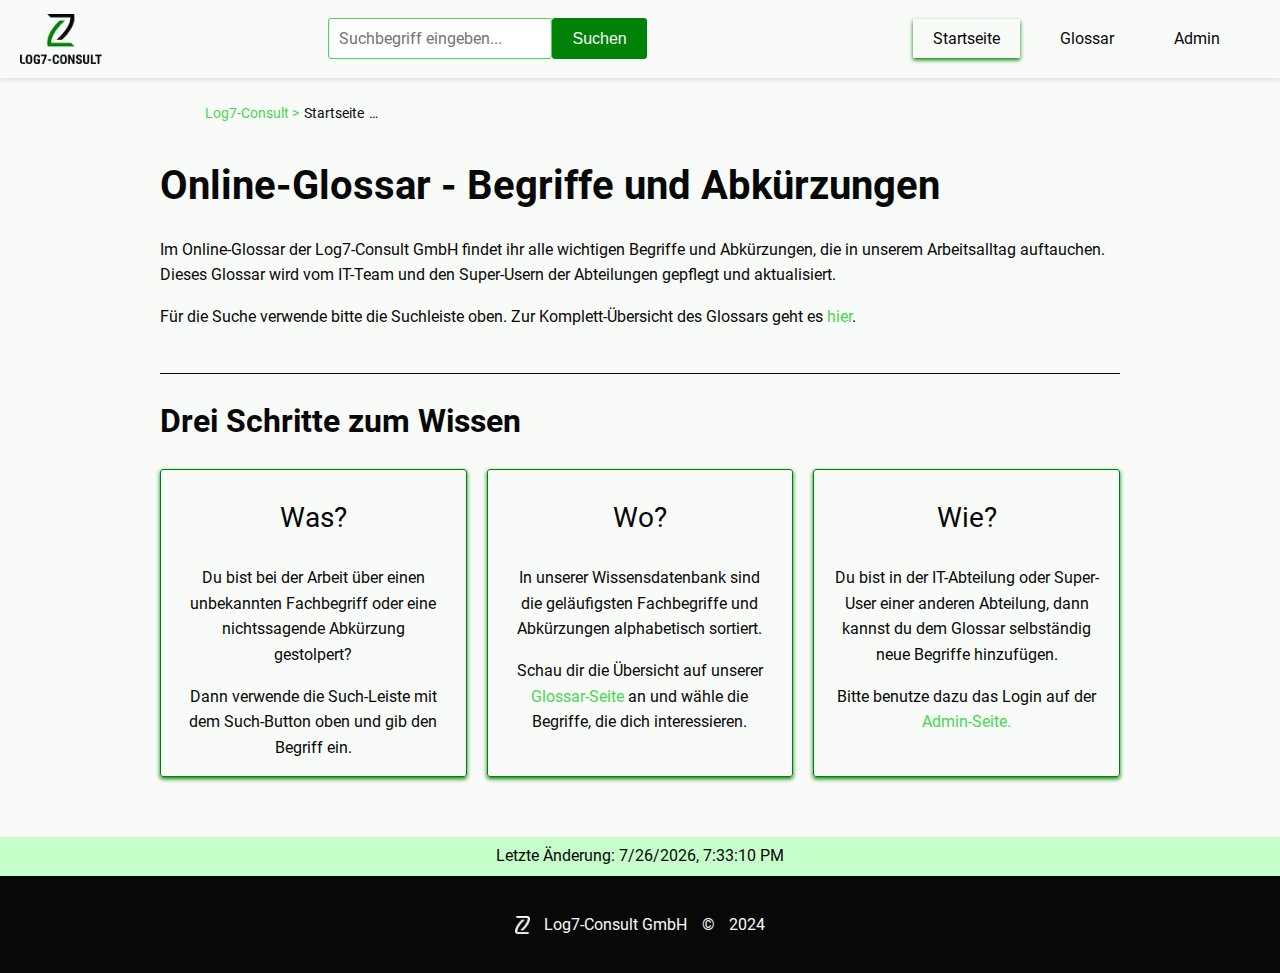
<file: index.html>
<!DOCTYPE html>
<html lang="de">

<head>
    <meta charset="UTF-8">
    <title>Glossar der Log7-Consult GmbH</title>
    <link rel="stylesheet" href="css/styles.css">
    <link rel="stylesheet" href="https://cdnjs.cloudflare.com/ajax/libs/font-awesome/6.0.0-beta3/css/all.min.css">
</head>

<body>
    <header>
        <a href="index.html"><img src="img/logo.webp" alt="Log7-Consult GmbH Logo" class="logo"></a>
        <div class="search-container">
            <input type="text" id="search-input" placeholder="Suchbegriff eingeben...">
            <div id="suggestions"></div>
            <button id="search-button">Suchen</button>
        </div>
        <nav class="main-nav">
            <ul>
                <li><a href="index.html" class="active">Startseite</a></li>
                <li><a href="glossar.html">Glossar</a></li>
                <li><a href="admin.html">Admin</a></li>
            </ul>
        </nav>
    </header>
    <main class="pdlr-20">
        <nav aria-label="breadcrumbs">
            <ol class="breadcrumbs">
                <li class="breadcrumbs-item"><a href="index.html">Log7-Consult &gt;</a></li>
                <li class="breadcrumbs-item active" aria-current="page">Startseite</li>
                <li class="breadcrumbs-item">&#8230;</li>
            </ol>
        </nav>
        <div class="content pdb-20">
            <h1>Online-Glossar - Begriffe und Abkürzungen</h1>
            <p> Im Online-Glossar der Log7-Consult GmbH findet ihr alle wichtigen Begriffe und Abkürzungen, die
                in unserem Arbeitsalltag auftauchen. Dieses Glossar wird vom IT-Team und den Super-Usern der Abteilungen
                gepflegt und aktualisiert.
            </p>
            <p>Für die Suche verwende bitte die Suchleiste oben. Zur Komplett-Übersicht des Glossars
                geht es <a href="glossar.html">hier</a>.</p>
        </div>
        <hr>
        <div class="content">
            <h2>Drei Schritte zum Wissen</h2>
        </div>
        <div class="grid-container">
            <div class="grid-item">
                <h3>Was?</h3>
                <p>Du bist bei der Arbeit über einen unbekannten Fachbegriff oder eine nichtssagende Abkürzung
                    gestolpert?</p>
                <p>Dann verwende die Such-Leiste mit dem Such-Button oben und gib den Begriff ein.
                </p>
            </div>
            <div class="grid-item">
                <h3>Wo?</h3>
                <p>In unserer Wissensdatenbank sind die geläufigsten Fachbegriffe und Abkürzungen alphabetisch sortiert.
                </p>
                <p>Schau dir die Übersicht auf unserer <a href="glossar.html">Glossar-Seite</a> an und wähle die
                    Begriffe, die dich interessieren.</p>
            </div>
            <div class="grid-item">
                <h3>Wie?</h3>
                <p>Du bist in der IT-Abteilung oder Super-User einer anderen Abteilung, dann kannst du dem Glossar
                    selbständig neue Begriffe hinzufügen.</p>
                <p>Bitte benutze dazu das Login auf der <a href="admin.html">Admin-Seite.</a>
                </p>
            </div>
        </div>
        <button id="scrollToTopBtn" title="Go to top"><i class="fas fa-arrow-up"></i></button>
    </main>
    <footer>
        <div class="footer-content">
            <a href="index.html"><img src="img/logo_o_w.webp" alt="Log7-Consult GmbH Logo" class="logo"></a>
            <p>Log7-Consult GmbH</p>
            <p>&copy;</p>
            <p>2024</p>
        </div>
    </footer>
    <script src="script.js"></script>
</body>

</html>
</file>
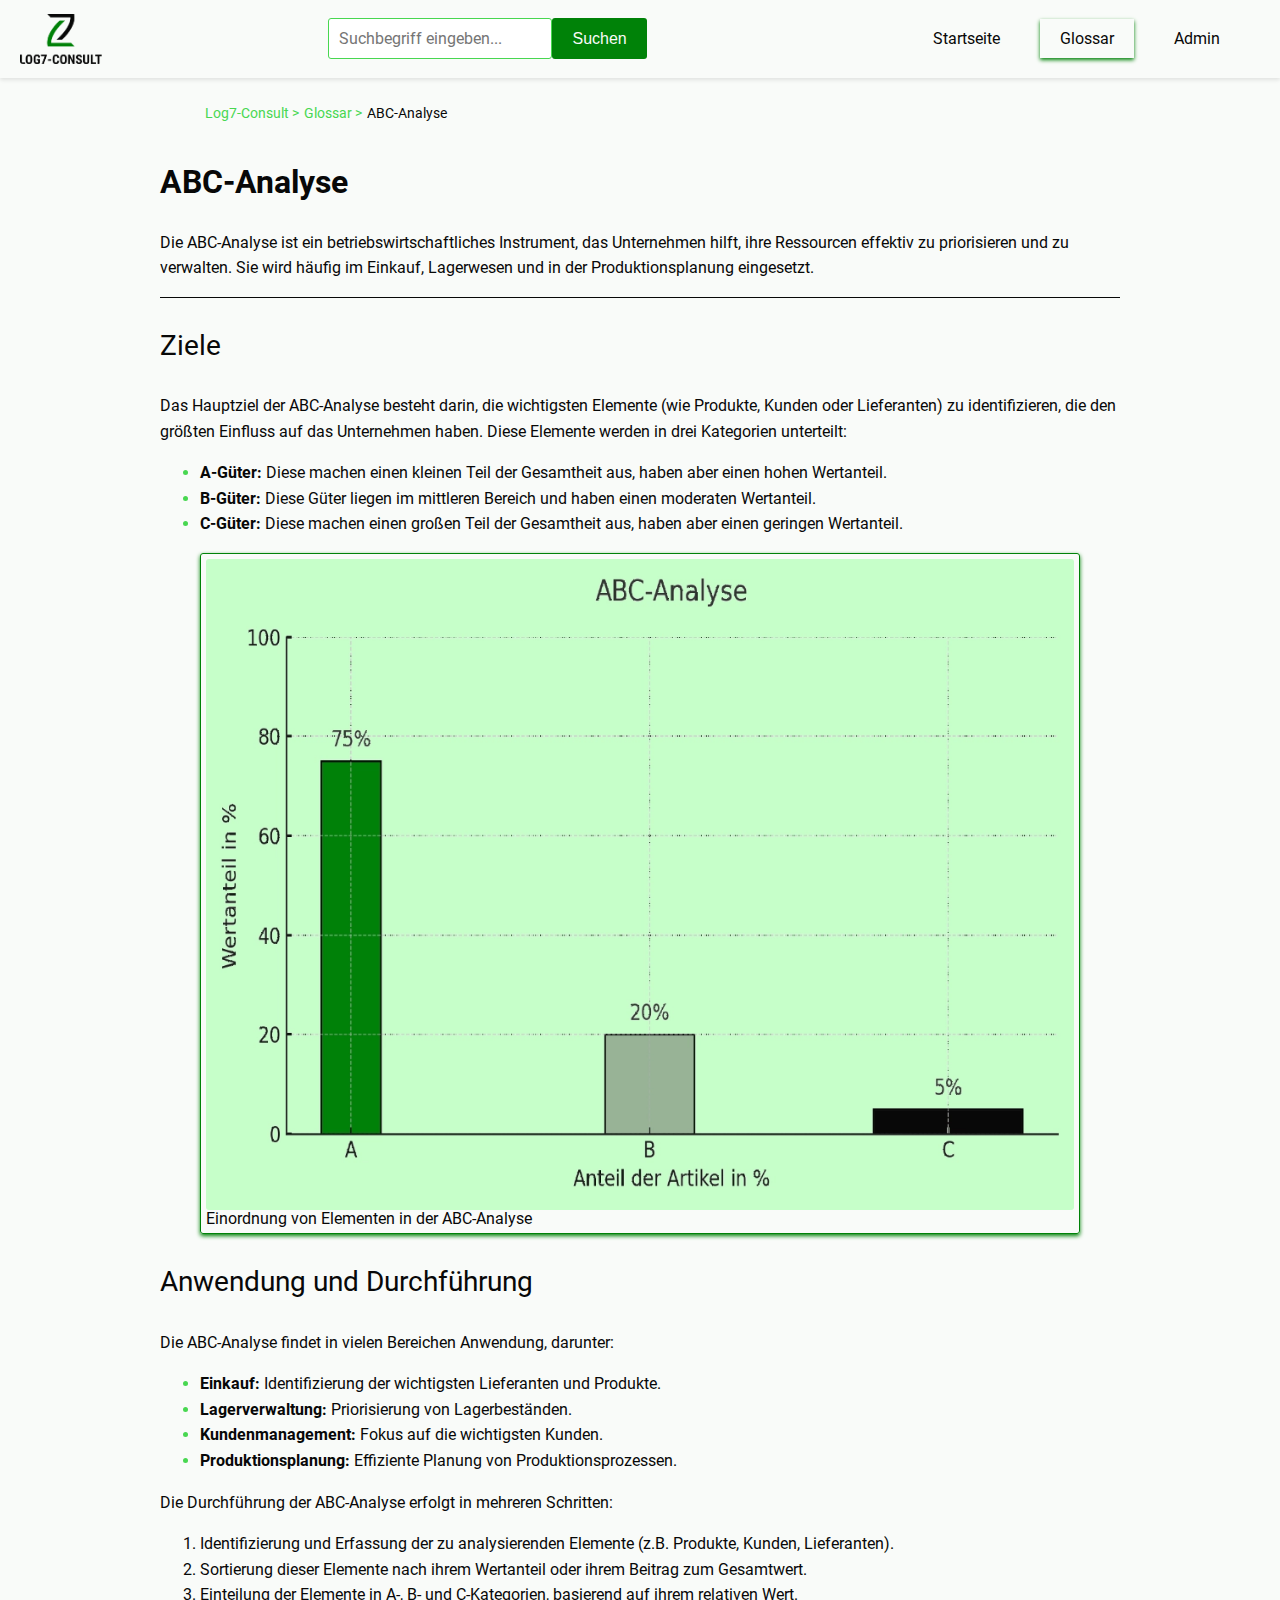
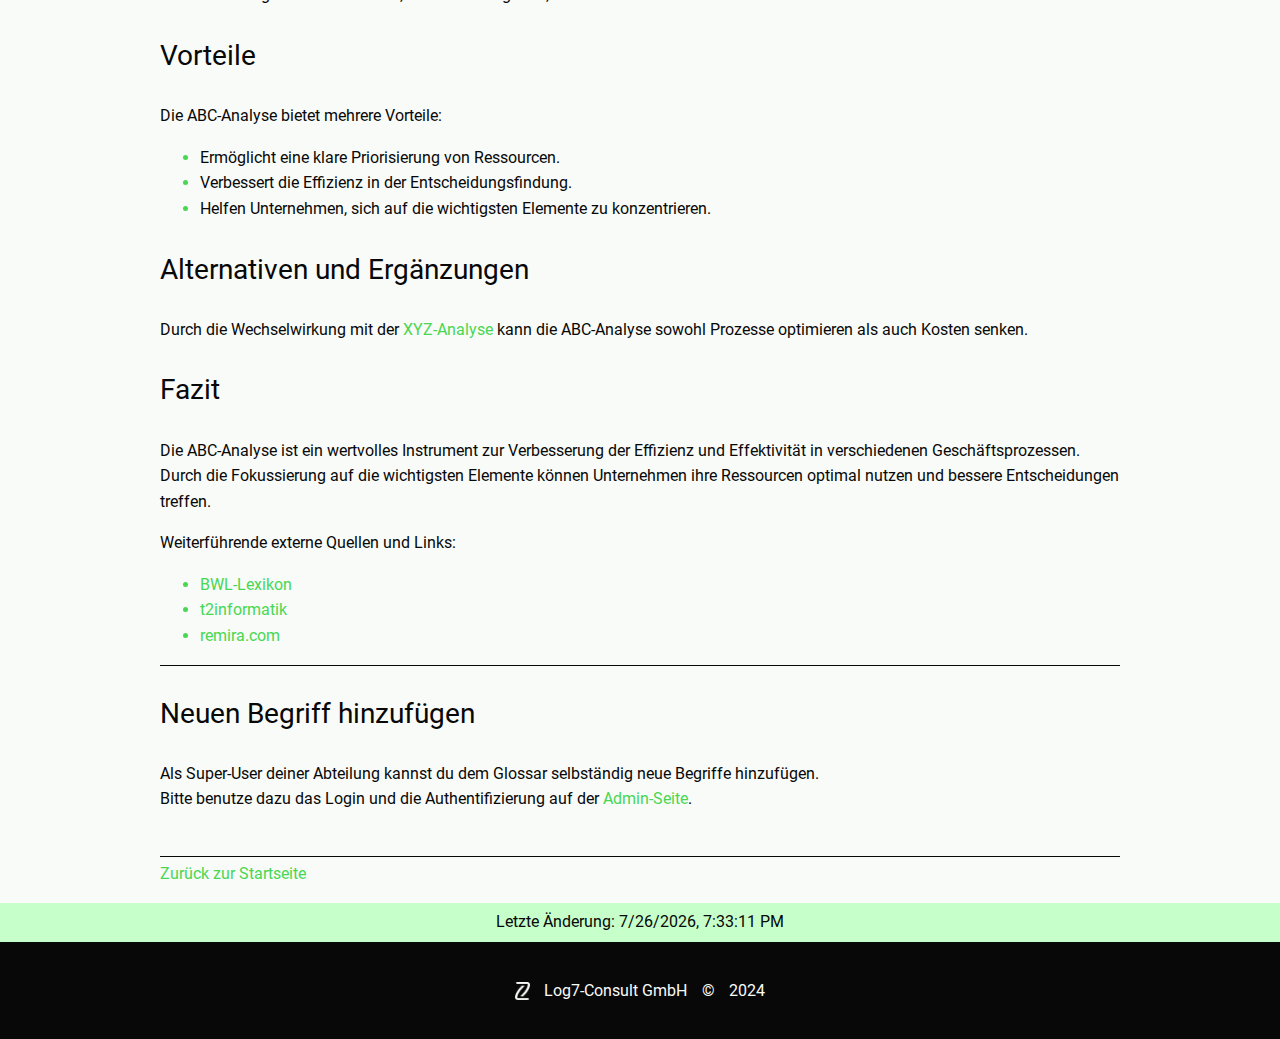
<file: abc.html>
<!DOCTYPE html>
<html lang="de">

<head>
    <meta charset="UTF-8">
    <title>Glossar der Log7-Consult GmbH</title>
    <link rel="stylesheet" href="css/styles.css">
    <link rel="stylesheet" href="https://cdnjs.cloudflare.com/ajax/libs/font-awesome/6.0.0-beta3/css/all.min.css">
</head>

<body>
    <header>
        <a href="index.html"><img src="img/logo.webp" alt="Log7-Consult GmbH Logo" class="logo"></a>
        <div class="search-container">
            <input type="text" id="search-input" placeholder="Suchbegriff eingeben...">
            <div id="suggestions"></div>
            <button id="search-button">Suchen</button>
        </div>
        <nav class="main-nav">
            <ul>
                <li><a href="index.html">Startseite</a></li>
                <li><a href="glossar.html" class="active">Glossar</a></li>
                <li><a href="admin.html">Admin</a></li>
            </ul>
        </nav>
    </header>
    <main class="pdlr-20">
        <nav aria-label="breadcrumbs">
            <ol class="breadcrumbs">
                <li class="breadcrumbs-item"><a href="index.html">Log7-Consult &gt;</a></li>
                <li class="breadcrumbs-item"><a href="glossar.html">Glossar &gt;</a></li>
                <li class="breadcrumbs-item active" aria-current="page">ABC-Analyse</li>
            </ol>
        </nav>
        <h2>ABC-Analyse</h2>
        <p>Die ABC-Analyse ist ein betriebswirtschaftliches Instrument, das Unternehmen hilft, ihre Ressourcen
            effektiv zu priorisieren und zu verwalten. Sie wird häufig im Einkauf, Lagerwesen und in der
            Produktionsplanung eingesetzt.</p>
        <hr>
        <h3>Ziele</h3>
        <p>Das Hauptziel der ABC-Analyse besteht darin, die wichtigsten Elemente (wie Produkte, Kunden oder
            Lieferanten) zu identifizieren, die den größten Einfluss auf das Unternehmen haben. Diese Elemente
            werden in drei Kategorien unterteilt:</p>
        <ul>
            <li><b>A-Güter:</b> Diese machen einen kleinen Teil der Gesamtheit aus, haben aber einen hohen
                Wertanteil.</li>
            <li><b>B-Güter:</b> Diese Güter liegen im mittleren Bereich und haben einen moderaten
                Wertanteil.</li>
            <li><b>C-Güter:</b> Diese machen einen großen Teil der Gesamtheit aus, haben aber einen
                geringen Wertanteil.</li>
        </ul>
        <figure>
            <img src="img/abc.webp" alt="Struktur der ABC-Analyse">
            <figcaption>Einordnung von Elementen in der ABC-Analyse</figcaption>
        </figure>

        <h3>Anwendung und Durchführung</h3>
        <p>Die ABC-Analyse findet in vielen Bereichen Anwendung, darunter:</p>
        <ul>
            <li><b>Einkauf:</b> Identifizierung der wichtigsten Lieferanten und Produkte.</li>
            <li><b>Lagerverwaltung:</b> Priorisierung von Lagerbeständen.</li>
            <li><b>Kundenmanagement:</b> Fokus auf die wichtigsten Kunden.</li>
            <li><b>Produktionsplanung:</b> Effiziente Planung von Produktionsprozessen.</li>
        </ul>
        <p>Die Durchführung der ABC-Analyse erfolgt in mehreren Schritten:</p>
        <ol>
            <li>Identifizierung und Erfassung der zu analysierenden Elemente (z.B. Produkte, Kunden, Lieferanten).
            </li>
            <li>Sortierung dieser Elemente nach ihrem Wertanteil oder ihrem Beitrag zum Gesamtwert.</li>
            <li>Einteilung der Elemente in A-, B- und C-Kategorien, basierend auf ihrem relativen Wert.</li>
        </ol>
        <h3>Vorteile</h3>
        <p>Die ABC-Analyse bietet mehrere Vorteile:</p>
        <ul>
            <li>Ermöglicht eine klare Priorisierung von Ressourcen.</li>
            <li>Verbessert die Effizienz in der Entscheidungsfindung.</li>
            <li>Helfen Unternehmen, sich auf die wichtigsten Elemente zu konzentrieren.</li>
        </ul>
        <h3>Alternativen und Ergänzungen</h3>
        <p>Durch die Wechselwirkung mit der <a href="xyz.html" target="_blank">XYZ-Analyse</a> kann die ABC-Analyse
            sowohl Prozesse
            optimieren als auch Kosten senken.
        </p>
        <h3>Fazit</h3>
        <p>Die ABC-Analyse ist ein wertvolles Instrument zur Verbesserung der Effizienz und Effektivität in
            verschiedenen Geschäftsprozessen. Durch die Fokussierung auf die wichtigsten Elemente können Unternehmen
            ihre Ressourcen optimal nutzen und bessere Entscheidungen treffen.</p>
        <p>Weiterführende externe Quellen und Links:</p>
        <ul>
            <li><a href="https://www.bwl-lexikon.de/wiki/abc-analyse/" target="_blank">BWL-Lexikon</a></li>
            <li><a href="https://t2informatik.de/wissen-kompakt/abc-analyse/" target="_blank">t2informatik</a></li>
            <li><a href="https://https://www.remira.com/de/glossar/abc-xyz-analyse/" target="_blank">remira.com</a></li>
        </ul>
        </div>
        <hr>
        <div class="content pdb-20">
            <h3>Neuen Begriff hinzufügen</h3>
            <p>Als Super-User deiner Abteilung kannst du dem Glossar selbständig neue Begriffe hinzufügen. <br>
                Bitte benutze dazu das Login und die Authentifizierung auf der <a href="admin.html"
                    target="_blank">Admin-Seite</a>.
            </p>
        </div>
        <hr>
        <a href="#" class="back-to-home" onclick="goToHome()">Zurück zur Startseite</a>
        <button id="scrollToTopBtn" title="Go to top"><i class="fas fa-arrow-up"></i></button>
    </main>
    <footer>
        <div class="footer-content">
            <a href="index.html"><img src="img/logo_o_w.webp" alt="Log7-Consult GmbH Logo" class="logo"></a>
            <p>Log7-Consult GmbH</p>
            <p>&copy;</p>
            <p>2024</p>
        </div>
    </footer>
    <script src="script.js"></script>
</body>

</html>
</file>
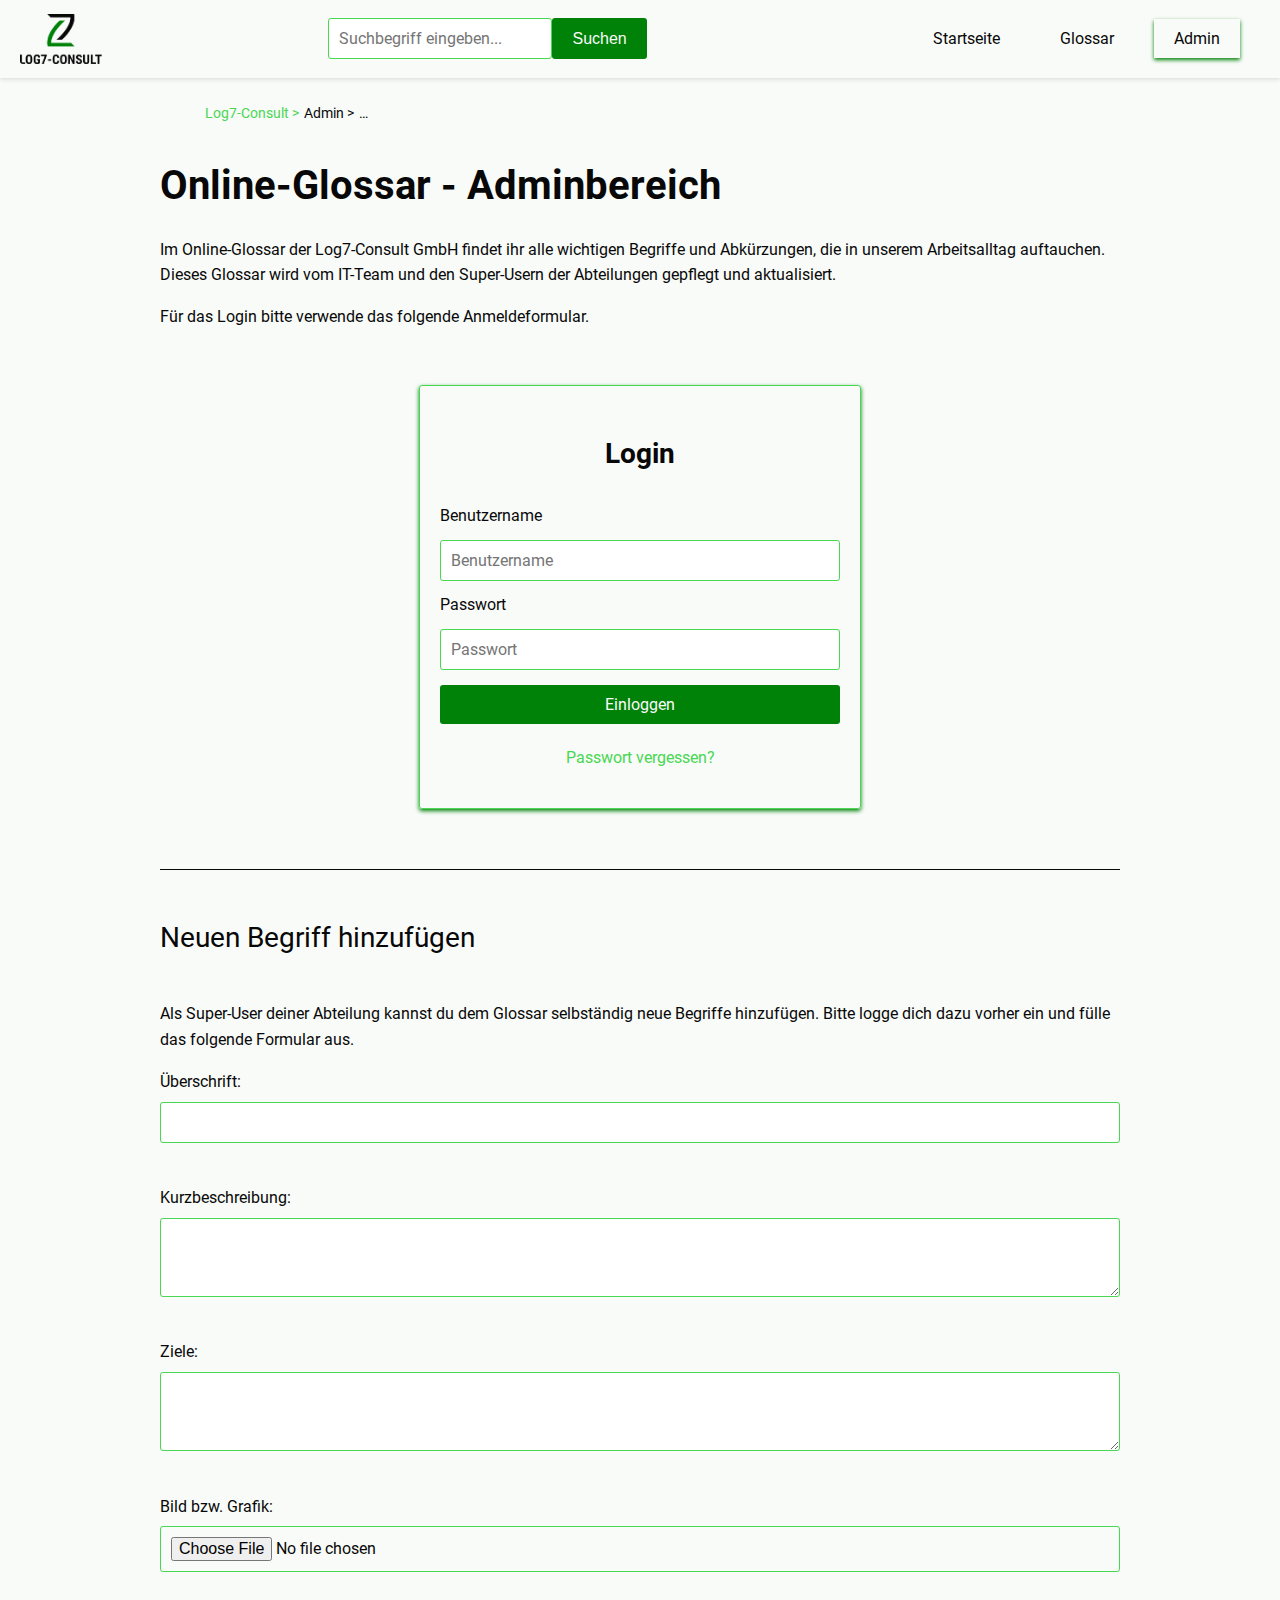
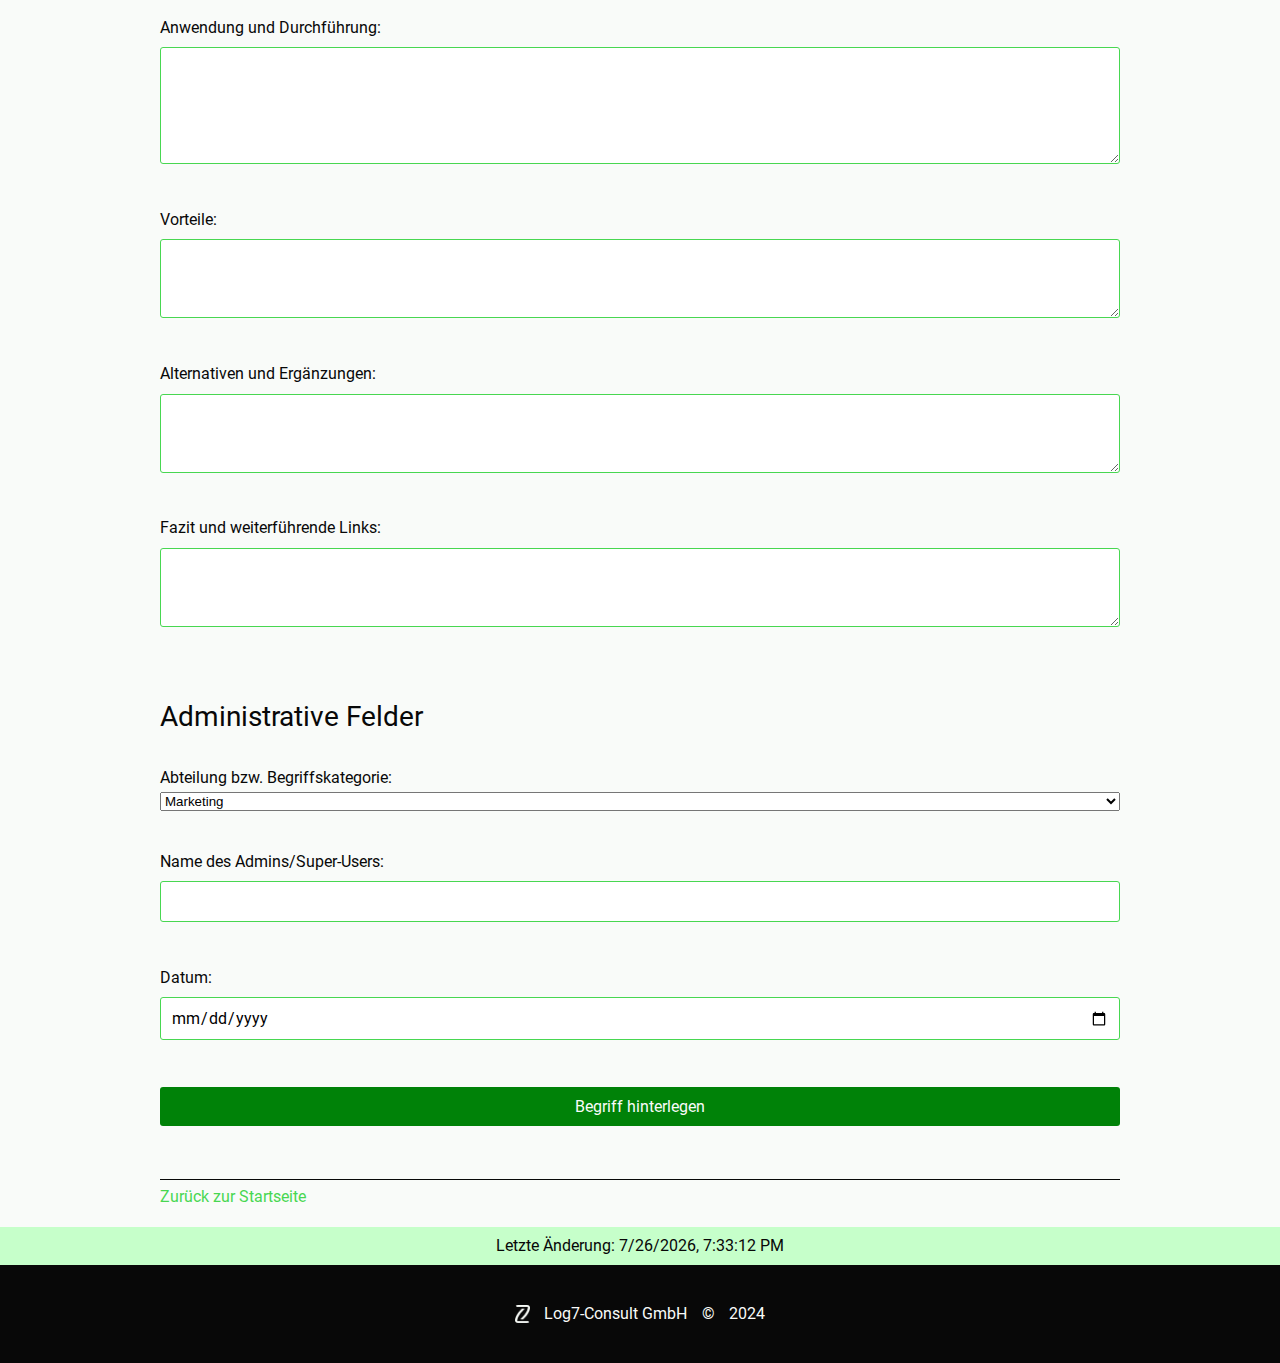
<file: admin.html>
<!DOCTYPE html>
<html lang="de">

<head>
    <meta charset="UTF-8">
    <title>Glossar der Log7-Consult GmbH</title>
    <link rel="stylesheet" href="css/styles.css">
    <link rel="stylesheet" href="https://cdnjs.cloudflare.com/ajax/libs/font-awesome/6.0.0-beta3/css/all.min.css">
</head>

<body>
    <header>
        <a href="index.html"><img src="img/logo.webp" alt="Log7-Consult GmbH Logo" class="logo"></a>
        <div class="search-container">
            <input type="text" id="search-input" placeholder="Suchbegriff eingeben...">
            <div id="suggestions"></div>
            <button id="search-button">Suchen</button>
        </div>
        <nav class="main-nav">
            <ul>
                <li><a href="index.html">Startseite</a></li>
                <li><a href="glossar.html">Glossar</a></li>
                <li><a href="admin.html" class="active">Admin</a></li>
            </ul>
        </nav>
    </header>
    <main class="pdlr-20">
        <nav aria-label="breadcrumbs">
            <ol class="breadcrumbs">
                <li class="breadcrumbs-item"><a href="index.html">Log7-Consult &gt;</a></li>
                <li class="breadcrumbs-item active" aria-current="page">Admin &gt;</li>
                <li class="breadcrumbs-item">&#8230;</li>
            </ol>
        </nav>
        <div class="content pdb-20">
            <h1>Online-Glossar - Adminbereich</h1>
            <p> Im Online-Glossar der Log7-Consult GmbH findet ihr alle wichtigen Begriffe und Abkürzungen, die
                in unserem Arbeitsalltag auftauchen. Dieses Glossar wird vom IT-Team und den Super-Usern der Abteilungen
                gepflegt und aktualisiert.
            </p>
            <p>Für das Login bitte verwende das folgende Anmeldeformular.</p>
        </div>
        <div class="login-container">
            <h3>Login</h3>
            <form action="/login" method="POST">
                <label for="username">Benutzername</label>
                <input type="text" id="username" name="username" placeholder="Benutzername" required>

                <label for="password">Passwort</label>
                <input type="password" id="password" name="password" placeholder="Passwort" required>

                <input type="submit" value="Einloggen">

                <a href="#">Passwort vergessen?</a>
            </form>
        </div>
        <hr>
        <div class="content pdb-20">
            <form action="/submit-term" method="post" enctype="multipart/form-data">
                <h3>Neuen Begriff hinzufügen</h3>
                <p>Als Super-User deiner Abteilung kannst du dem Glossar selbständig neue Begriffe hinzufügen.
                    Bitte logge dich dazu vorher ein und fülle das folgende Formular aus</a>.
                </p>
                <label for="title">Überschrift:</label>
                <input type="text" id="title" name="title" required><br><br>
                <label for="short-description">Kurzbeschreibung:</label>
                <textarea id="short-description" name="short-description" rows="3" required></textarea><br><br>
                <label for="goals">Ziele:</label>
                <textarea id="goals" name="goals" rows="3" required></textarea><br><br>
                <label for="image">Bild bzw. Grafik:</label>
                <input type="file" id="image" name="image" accept="image/*"><br><br>
                <label for="application">Anwendung und Durchführung:</label>
                <textarea id="application" name="application" rows="5" required></textarea><br><br>
                <label for="advantages">Vorteile:</label>
                <textarea id="advantages" name="advantages" rows="3" required></textarea><br><br>
                <label for="alternatives">Alternativen und Ergänzungen:</label>
                <textarea id="alternatives" name="alternatives" rows="3" required></textarea><br><br>
                <label for="conclusion">Fazit und weiterführende Links:</label>
                <textarea id="conclusion" name="conclusion" rows="3" required></textarea><br><br>
                <h3>Administrative Felder</h3>
                <label for="category">Abteilung bzw. Begriffskategorie:</label>
                <select id="category" name="category" required>
                    <option value="marketing">Marketing</option>
                    <option value="logistic">Logistik</option>
                    <option value="it">IT</option>
                </select><br><br>
                <label for="admin-name">Name des Admins/Super-Users:</label>
                <input type="text" id="admin-name" name="admin-name" required><br><br>
                <label for="date">Datum:</label>
                <input type="date" id="date" name="date" required><br><br>
                <input type="submit" value="Begriff hinterlegen" class="begriffbtn">
            </form>
        </div>
        <hr>
        <a href="#" class="back-to-home" onclick="goToHome()">Zurück zur Startseite</a>
        <button id="scrollToTopBtn" title="Go to top"><i class="fas fa-arrow-up"></i></button>
    </main>
    <footer>
        <div class="footer-content">
            <a href="index.html"><img src="img/logo_o_w.webp" alt="Log7-Consult GmbH Logo" class="logo"></a>
            <p>Log7-Consult GmbH</p>
            <p>&copy;</p>
            <p>2024</p>
        </div>
    </footer>
    <script src="script.js"></script>
</body>

</html>
</file>
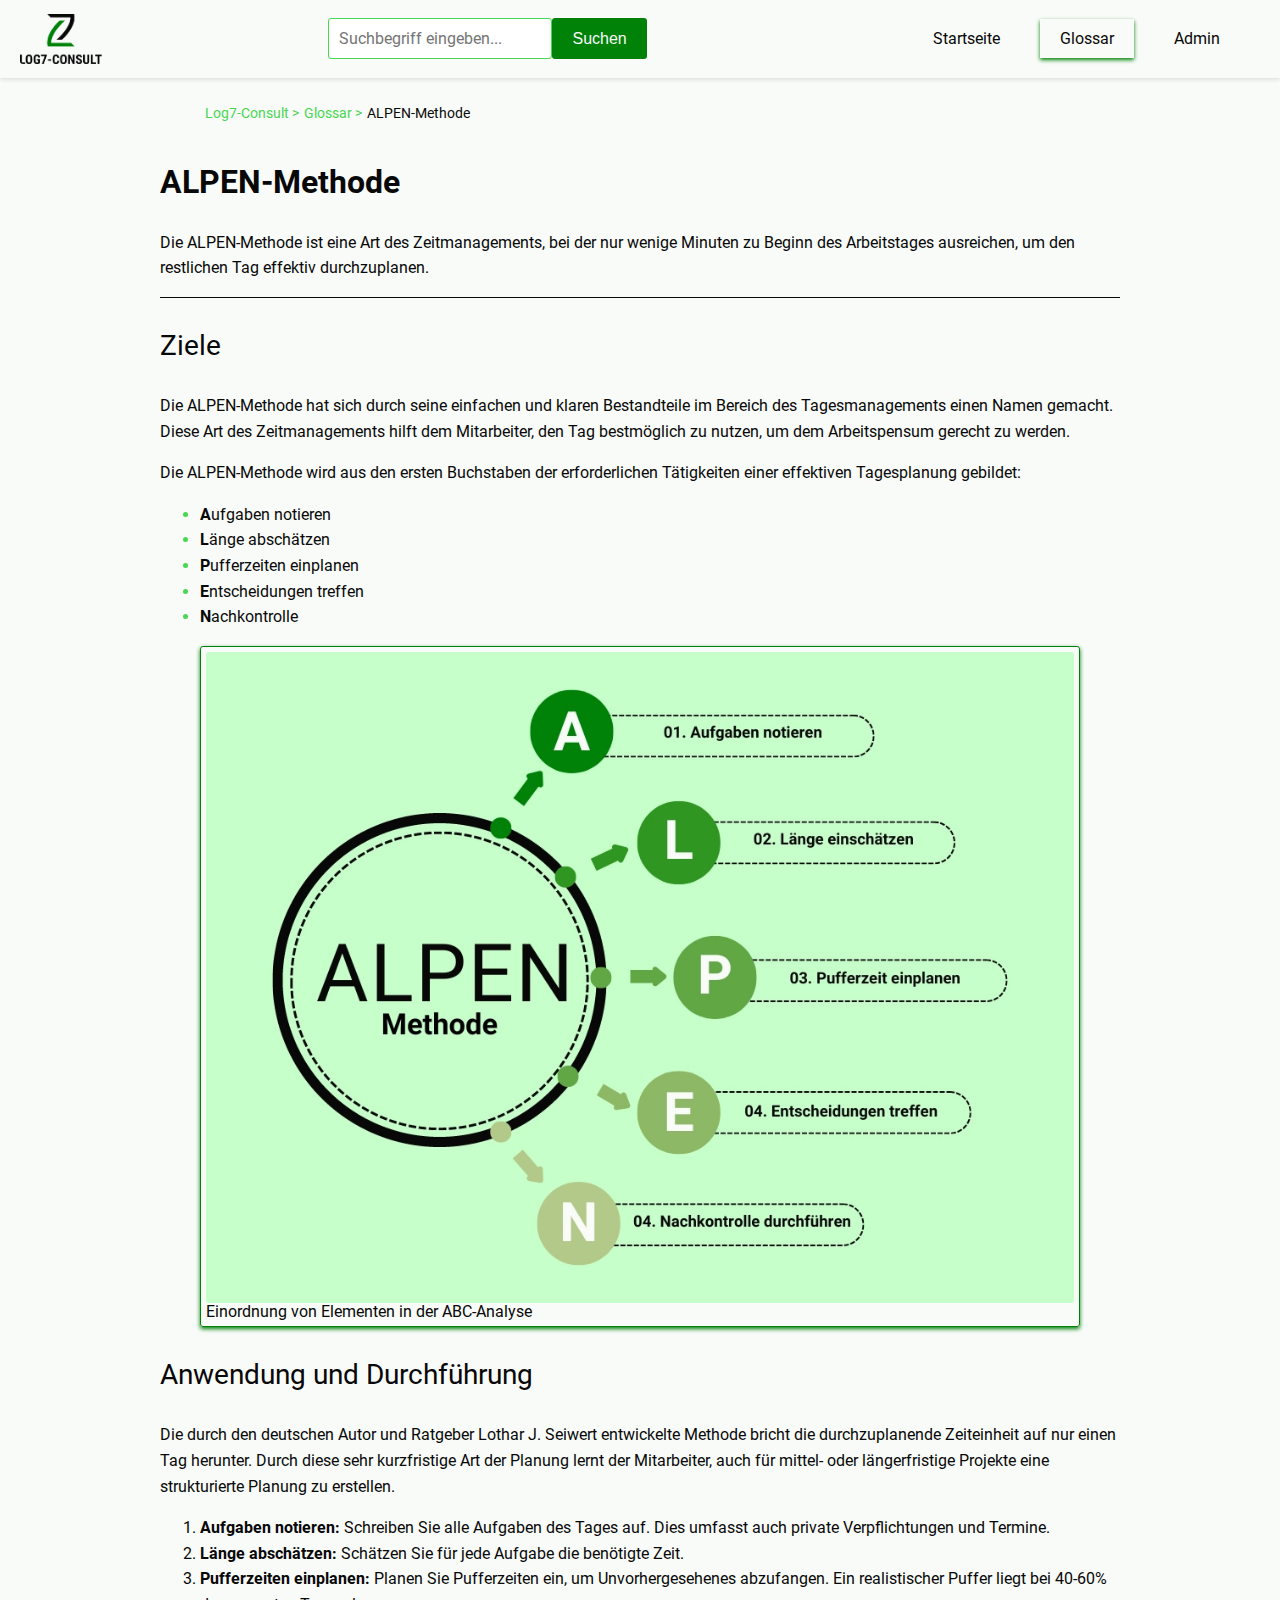
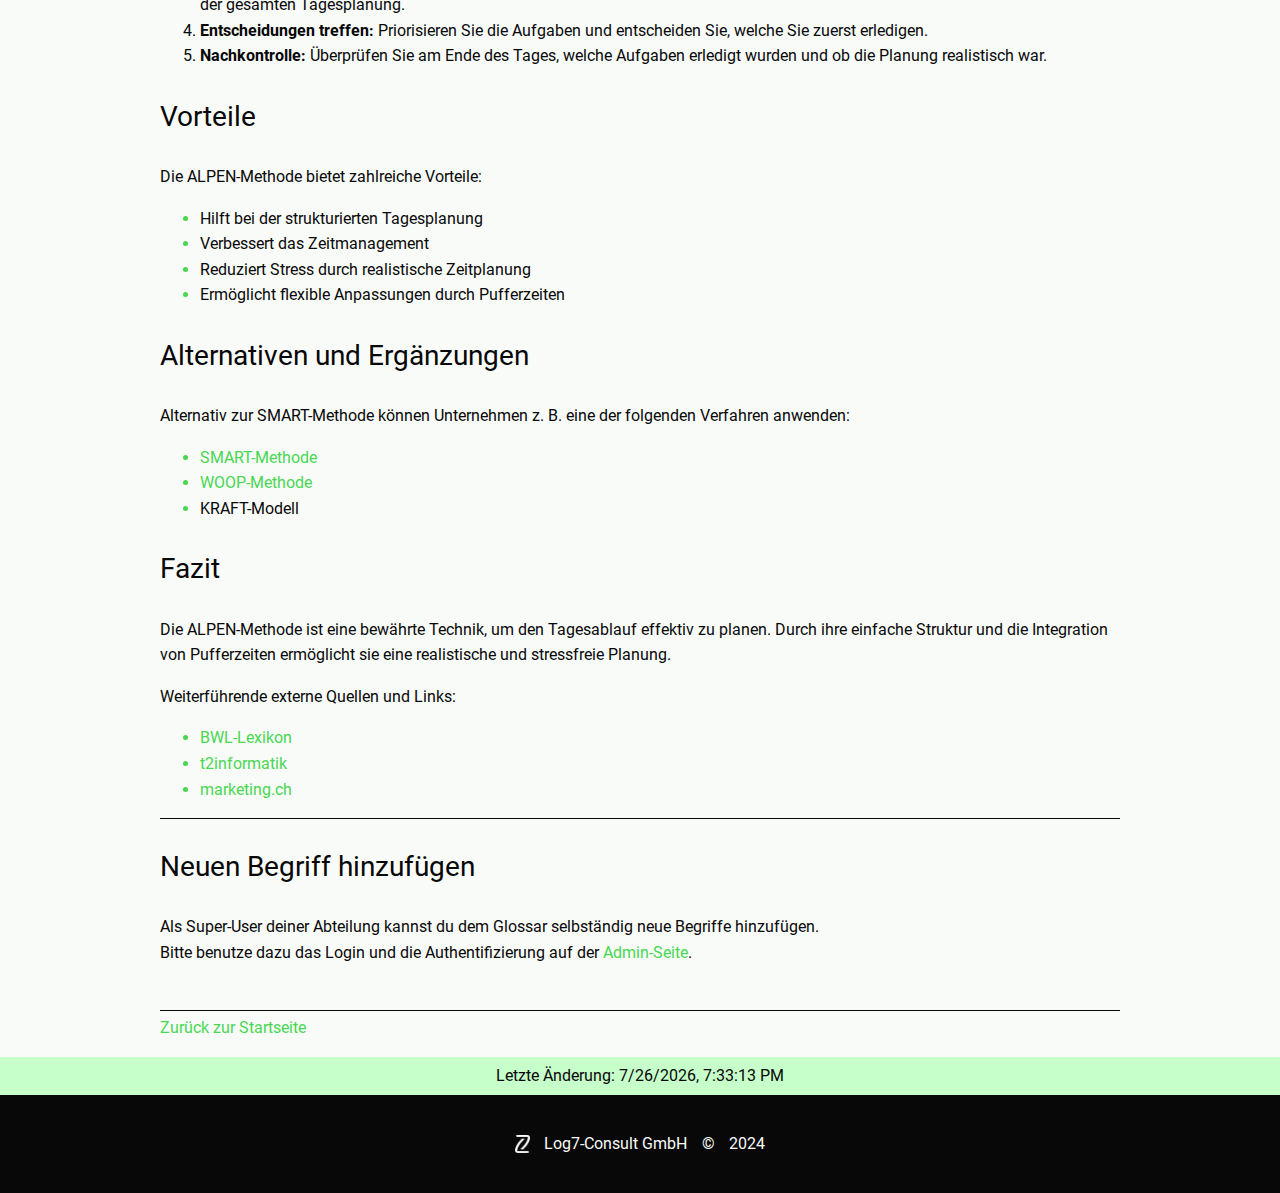
<file: alpen.html>
<!DOCTYPE html>
<html lang="de">

<head>
    <meta charset="UTF-8">
    <title>Glossar der Log7-Consult GmbH</title>
    <link rel="stylesheet" href="css/styles.css">
    <link rel="stylesheet" href="https://cdnjs.cloudflare.com/ajax/libs/font-awesome/6.0.0-beta3/css/all.min.css">
</head>

<body>
    <header>
        <a href="index.html"><img src="img/logo.webp" alt="Log7-Consult GmbH Logo" class="logo"></a>
        <div class="search-container">
            <input type="text" id="search-input" placeholder="Suchbegriff eingeben...">
            <div id="suggestions"></div>
            <button id="search-button">Suchen</button>
        </div>
        <nav class="main-nav">
            <ul>
                <li><a href="index.html">Startseite</a></li>
                <li><a href="glossar.html" class="active">Glossar</a></li>
                <li><a href="admin.html">Admin</a></li>
            </ul>
        </nav>
    </header>
    <main class="pdlr-20">
        <nav aria-label="breadcrumbs">
            <ol class="breadcrumbs">
                <li class="breadcrumbs-item"><a href="index.html">Log7-Consult &gt;</a></li>
                <li class="breadcrumbs-item"><a href="glossar.html">Glossar &gt;</a></li>
                <li class="breadcrumbs-item active" aria-current="page">ALPEN-Methode</li>
            </ol>
        </nav>
        <h2>ALPEN-Methode</h2>
        <p>Die ALPEN-Methode ist eine Art des Zeitmanagements, bei der nur wenige Minuten zu
            Beginn des Arbeitstages ausreichen, um den restlichen Tag effektiv durchzuplanen.
        </p>
        <hr>
        <h3>Ziele</h3>
        <p>Die ALPEN-Methode hat sich durch seine einfachen und klaren Bestandteile im Bereich
            des Tagesmanagements einen Namen gemacht. Diese Art des Zeitmanagements hilft dem
            Mitarbeiter, den Tag bestmöglich zu nutzen, um dem Arbeitspensum gerecht zu werden.
        </p>
        <p>Die ALPEN-Methode wird aus den ersten Buchstaben der erforderlichen Tätigkeiten einer
            effektiven Tagesplanung gebildet:
        </p>
        <ul>
            <li><b>A</b>ufgaben notieren</li>
            <li><b>L</b>änge abschätzen</li>
            <li><b>P</b>ufferzeiten einplanen</li>
            <li><b>E</b>ntscheidungen treffen</li>
            <li><b>N</b>achkontrolle</li>
        </ul>
        <figure>
            <img src="img/alpen.webp" alt="Diagramm der ALPEN-Methode" class="responsive-img">
            <figcaption>Einordnung von Elementen in der ABC-Analyse</figcaption>
        </figure>
        <h3>Anwendung und Durchführung</h3>
        <p>Die durch den deutschen Autor und Ratgeber Lothar J. Seiwert entwickelte Methode
            bricht die durchzuplanende Zeiteinheit auf nur einen Tag herunter.
            Durch diese sehr kurzfristige Art der Planung lernt der Mitarbeiter, auch für
            mittel- oder längerfristige Projekte eine strukturierte Planung zu erstellen.</p>
        <ol>
            <li><b>Aufgaben notieren:</b> Schreiben Sie alle Aufgaben des Tages auf.
                Dies umfasst auch private Verpflichtungen und Termine.</li>
            <li><b>Länge abschätzen:</b> Schätzen Sie für jede Aufgabe die benötigte Zeit.</li>
            <li><b>Pufferzeiten einplanen:</b> Planen Sie Pufferzeiten ein, um Unvorhergesehenes abzufangen.
                Ein realistischer Puffer liegt bei 40-60% der gesamten Tagesplanung.</li>
            <li><b>Entscheidungen treffen:</b> Priorisieren Sie die Aufgaben und entscheiden Sie, welche Sie
                zuerst erledigen.</li>
            <li><b>Nachkontrolle:</b> Überprüfen Sie am Ende des Tages, welche Aufgaben erledigt wurden und ob
                die Planung realistisch war.</li>
        </ol>
        <h3>Vorteile</h3>
        <p>Die ALPEN-Methode bietet zahlreiche Vorteile:</p>
        <ul>
            <li>Hilft bei der strukturierten Tagesplanung</li>
            <li>Verbessert das Zeitmanagement</li>
            <li>Reduziert Stress durch realistische Zeitplanung</li>
            <li>Ermöglicht flexible Anpassungen durch Pufferzeiten</li>
        </ul>
        <h3>Alternativen und Ergänzungen</h3>
        <p>Alternativ zur SMART-Methode können Unternehmen z. B. eine der folgenden Verfahren anwenden:
        </p>
        <ul>
            <li><a href="smart.html" target="_blank">SMART-Methode</a></li>
            <li><a href="woop.html" target="_blank">WOOP-Methode</a></li>
            <li>KRAFT-Modell</li>
        </ul>
        <h3>Fazit</h3>
        <p>Die ALPEN-Methode ist eine bewährte Technik, um den Tagesablauf effektiv zu planen. Durch ihre einfache
            Struktur und die Integration von Pufferzeiten ermöglicht sie eine realistische und stressfreie Planung.</p>
        <p>Weiterführende externe Quellen und Links:</p>
        <ul>
            <li><a href="https://www.bwl-lexikon.de/wiki/smart-methode/" target="_blank">BWL-Lexikon</a></li>
            <li><a href="https://t2informatik.de/wissen-kompakt/smart-formel/" target="_blank">t2informatik</a></li>
            <li><a href="https://marketing.ch/lexikon/smart-projektmanagement/" target="_blank">marketing.ch</a></li>
        </ul>

        </div>
        <hr>
        <div class="content pdb-20">
            <h3>Neuen Begriff hinzufügen</h3>
            <p>Als Super-User deiner Abteilung kannst du dem Glossar selbständig neue Begriffe hinzufügen. <br>
                Bitte benutze dazu das Login und die Authentifizierung auf der <a href="admin.html">Admin-Seite</a>.
            </p>
        </div>
        <hr>
        <a href="#" class="back-to-home" onclick="goToHome()">Zurück zur Startseite</a>
        <button id="scrollToTopBtn" title="Go to top"><i class="fas fa-arrow-up"></i></button>
    </main>
    <footer>
        <div class="footer-content">
            <a href="index.html"><img src="img/logo_o_w.webp" alt="Log7-Consult GmbH Logo" class="logo"></a>
            <p>Log7-Consult GmbH</p>
            <p>&copy;</p>
            <p>2024</p>
        </div>
    </footer>
    <script src="script.js"></script>
</body>

</html>
</file>
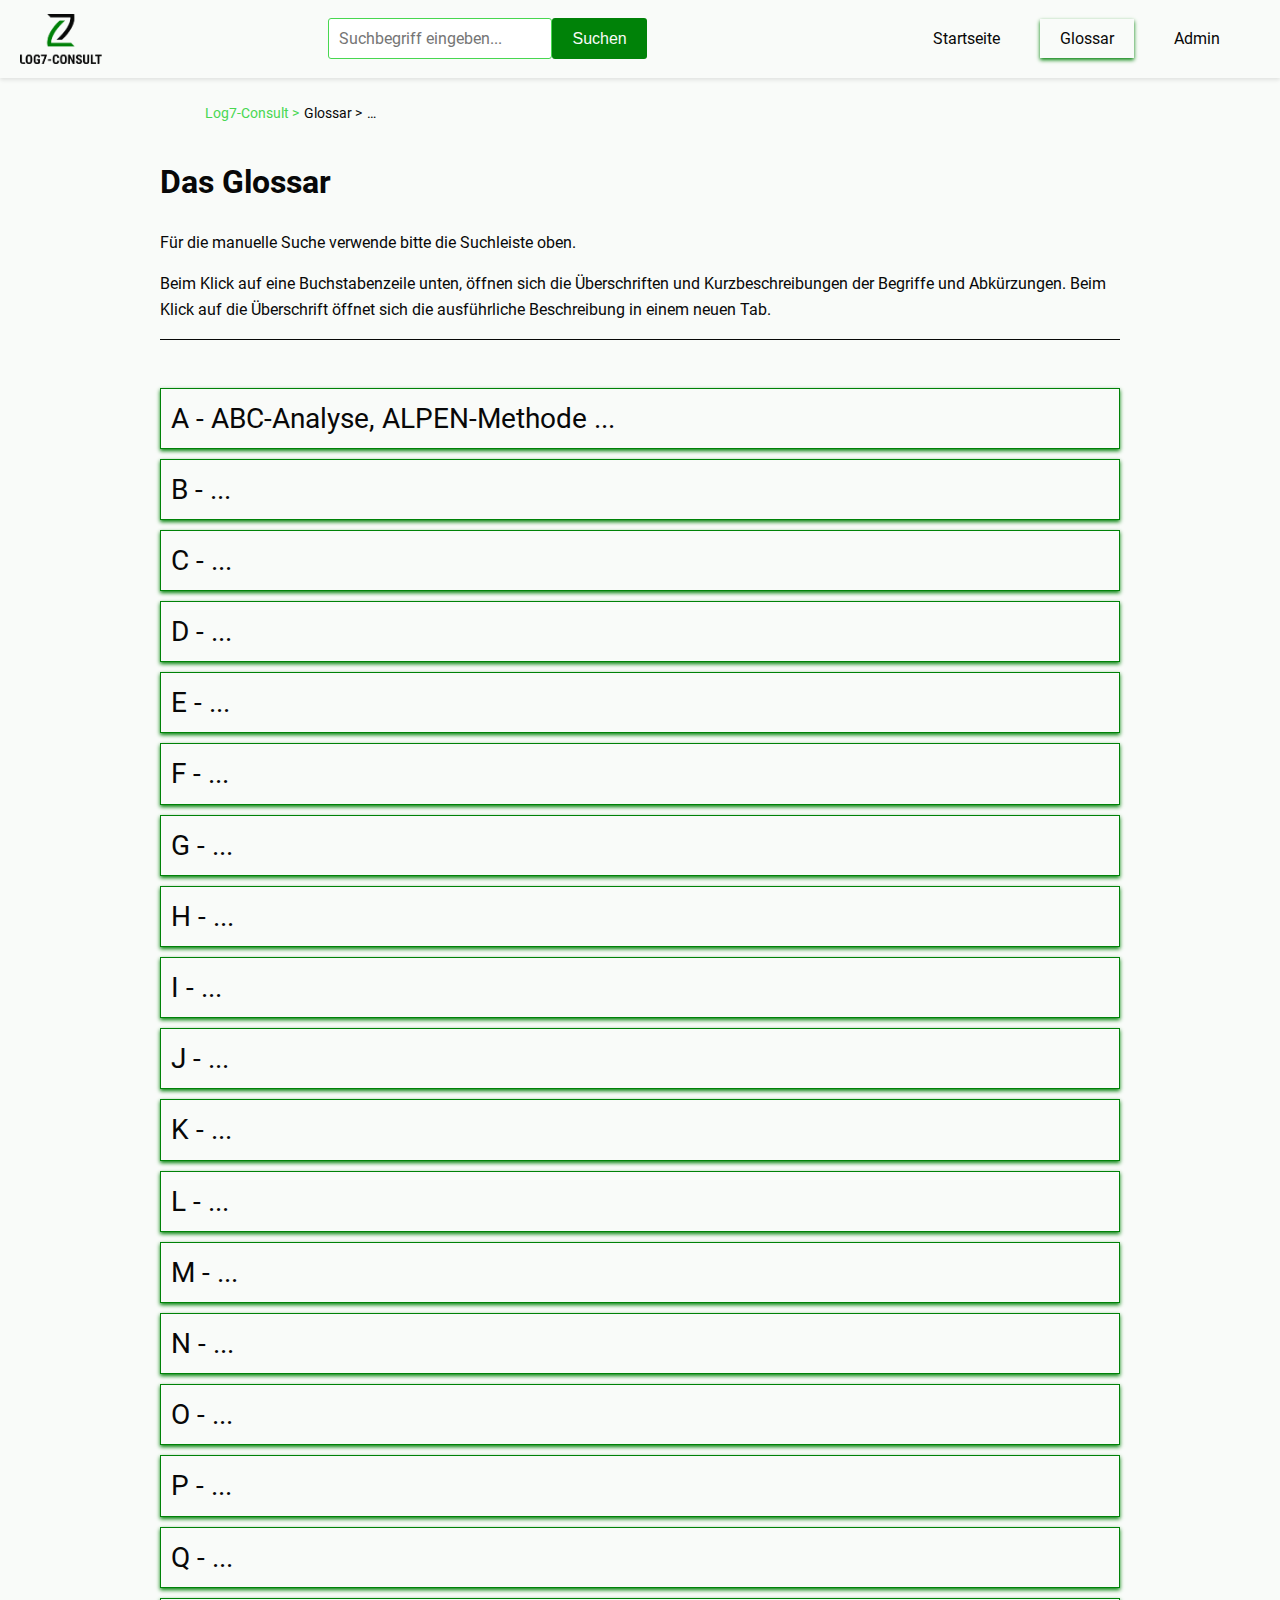
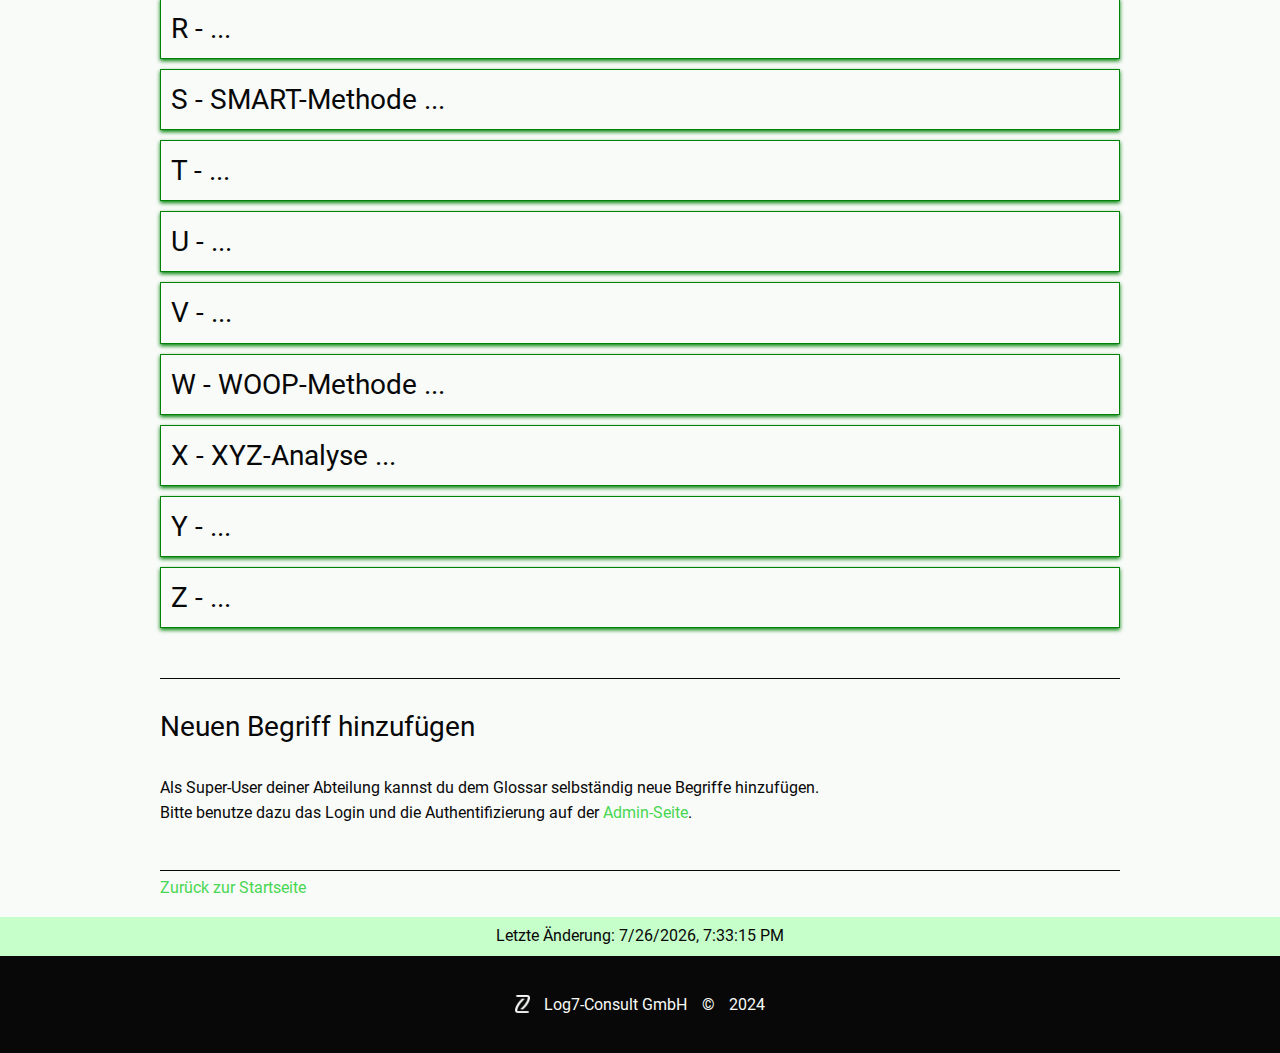
<file: glossar.html>
<!DOCTYPE html>
<html lang="de">

<head>
    <meta charset="UTF-8">
    <title>Glossar der Log7-Consult GmbH</title>
    <link rel="stylesheet" href="css/styles.css">
    <link rel="stylesheet" href="https://cdnjs.cloudflare.com/ajax/libs/font-awesome/6.0.0-beta3/css/all.min.css">
</head>

<body>
    <header>
        <a href="index.html"><img src="img/logo.webp" alt="Log7-Consult GmbH Logo" class="logo"></a>
        <div class="search-container">
            <input type="text" id="search-input" placeholder="Suchbegriff eingeben...">
            <div id="suggestions"></div>
            <button id="search-button">Suchen</button>
        </div>
        <nav class="main-nav">
            <ul>
                <li><a href="index.html">Startseite</a></li>
                <li><a href="glossar.html" class="active">Glossar</a></li>
                <li><a href="admin.html">Admin</a></li>
            </ul>
        </nav>
    </header>
    <main class="pdlr-20">
        <nav aria-label="breadcrumbs">
            <ol class="breadcrumbs">
                <li class="breadcrumbs-item"><a href="index.html">Log7-Consult &gt;</a></li>
                <li class="breadcrumbs-item active" aria-current="page">Glossar &gt;</li>
                <li class="breadcrumbs-item">&#8230;</li>
            </ol>
        </nav>
        <div class="content pdb-20">
            <h2>Das Glossar</h2>
            <p>Für die manuelle Suche verwende bitte die Suchleiste oben.
            <p>Beim Klick auf eine Buchstabenzeile unten, öffnen sich die Überschriften und Kurzbeschreibungen
                der Begriffe und Abkürzungen. Beim Klick auf die Überschrift öffnet sich die ausführliche
                Beschreibung in einem neuen Tab.</p>
            </p>
            <hr>
        </div>
        <div class="alphabet-accordion pdb-20">
            <div class="accordion-item" id="accordion-A">
                <h3 class="accordion-header" onclick="toggleAccordion('A')">A - ABC-Analyse, ALPEN-Methode ...</h3>
                <div class="accordion-content" id="content-A">
                    <ul id="glossaryList" class="accordion-list">
                        <li><a href="abc.html" target="_blank"><strong>ABC-Analyse</strong></a>
                            <small>Die ABC-Analyse ist ein betriebswirtschaftliches
                                Verfahren, um den Ist-Zustand zu bewerten und Verbesserungen abzuleiten.</small>
                        </li>
                        <li><a href="alpen.html" target="_blank"><strong>ALPEN-Methode</strong></a>
                            <small>Die ALPEN-Methode ist eine Art des Zeitmanagements, bei der nur wenige Minuten
                                zu Beginn des Arbeitstages ausreichen, um den restlichen Tag effektiv
                                durchzuplanen.</small>
                        </li>
                    </ul>
                </div>
            </div>
            <div class="accordion-item" id="accordion-B">
                <h3 class="accordion-header" onclick="toggleAccordion('B')">B - ...</h3>
                <div class="accordion-content" id="content-B">
                    <ul id="glossaryList" class="accordion-list">
                        <li><small>Noch keine Begriffe mit B...</small></li>
                    </ul>
                </div>
            </div>
            <div class="accordion-item" id="accordion-C">
                <h3 class="accordion-header" onclick="toggleAccordion('C')">C - ...</h3>
                <div class="accordion-content" id="content-C">
                    <ul class="accordion-list">
                        <li><small>Noch keine Begriffe mit C...</small></li>
                    </ul>
                </div>
            </div>
            <div class="accordion-item" id="accordion-D">
                <h3 class="accordion-header" onclick="toggleAccordion('D')">D - ...</h3>
                <div class="accordion-content" id="content-D">
                    <ul class="accordion-list">
                        <li><small>Noch keine Begriffe mit D...</small></li>
                    </ul>
                </div>
            </div>
            <div class="accordion-item" id="accordion-E">
                <h3 class="accordion-header" onclick="toggleAccordion('E')">E - ...</h3>
                <div class="accordion-content" id="content-E">
                    <ul class="accordion-list">
                        <li><small>Noch keine Begriffe mit E...</small></li>
                    </ul>
                </div>
            </div>
            <div class="accordion-item" id="accordion-F">
                <h3 class="accordion-header" onclick="toggleAccordion('F')">F - ...</h3>
                <div class="accordion-content" id="content-F">
                    <ul class="accordion-list">
                        <li><small>Noch keine Begriffe mit F...</small></li>
                    </ul>
                </div>
            </div>
            <div class="accordion-item" id="accordion-G">
                <h3 class="accordion-header" onclick="toggleAccordion('G')">G - ...</h3>
                <div class="accordion-content" id="content-G">
                    <ul class="accordion-list">
                        <li><small>Noch keine Begriffe mit G...</small></li>
                    </ul>
                </div>
            </div>
            <div class="accordion-item" id="accordion-H">
                <h3 class="accordion-header" onclick="toggleAccordion('H')">H - ...</h3>
                <div class="accordion-content" id="content-H">
                    <ul class="accordion-list">
                        <li><small>Noch keine Begriffe mit H...</small></li>
                    </ul>
                </div>
            </div>
            <div class="accordion-item" id="accordion-I">
                <h3 class="accordion-header" onclick="toggleAccordion('I')">I - ...</h3>
                <div class="accordion-content" id="content-I">
                    <ul class="accordion-list">
                        <li><small>Noch keine Begriffe mit I...</small></li>
                    </ul>
                </div>
            </div>
            <div class="accordion-item" id="accordion-J">
                <h3 class="accordion-header" onclick="toggleAccordion('J')">J - ...</h3>
                <div class="accordion-content" id="content-J">
                    <ul class="accordion-list">
                        <li><small>Noch keine Begriffe mit J...</small></li>
                    </ul>
                </div>
            </div>
            <div class="accordion-item" id="accordion-K">
                <h3 class="accordion-header" onclick="toggleAccordion('K')">K - ...</h3>
                <div class="accordion-content" id="content-K">
                    <ul class="accordion-list">
                        <li><small>Noch keine Begriffe mit K...</small></li>
                    </ul>
                </div>
            </div>
            <div class="accordion-item" id="accordion-L">
                <h3 class="accordion-header" onclick="toggleAccordion('L')">L - ...</h3>
                <div class="accordion-content" id="content-L">
                    <ul class="accordion-list">
                        <li><small>Noch keine Begriffe mit L...</small></li>
                    </ul>
                </div>
            </div>
            <div class="accordion-item" id="accordion-M">
                <h3 class="accordion-header" onclick="toggleAccordion('M')">M - ...</h3>
                <div class="accordion-content" id="content-M">
                    <ul class="accordion-list">
                        <li><small>Noch keine Begriffe mit M...</small></li>
                    </ul>
                </div>
            </div>
            <div class="accordion-item" id="accordion-N">
                <h3 class="accordion-header" onclick="toggleAccordion('N')">N - ...</h3>
                <div class="accordion-content" id="content-N">
                    <ul class="accordion-list">
                        <li><small>Noch keine Begriffe mit N...</small></li>
                    </ul>
                </div>
            </div>
            <div class="accordion-item" id="accordion-O">
                <h3 class="accordion-header" onclick="toggleAccordion('O')">O - ...</h3>
                <div class="accordion-content" id="content-O">
                    <ul class="accordion-list">
                        <li><small>Noch keine Begriffe mit O...</small></li>
                    </ul>
                </div>
            </div>
            <div class="accordion-item" id="accordion-P">
                <h3 class="accordion-header" onclick="toggleAccordion('P')">P - ...</h3>
                <div class="accordion-content" id="content-P">
                    <ul class="accordion-list">
                        <li><small>Noch keine Begriffe mit P...</small></li>
                    </ul>
                </div>
            </div>
            <div class="accordion-item" id="accordion-Q">
                <h3 class="accordion-header" onclick="toggleAccordion('Q')">Q - ...</h3>
                <div class="accordion-content" id="content-Q">
                    <ul class="accordion-list">
                        <li><small>Noch keine Begriffe mit Q...</small></li>
                    </ul>
                </div>
            </div>
            <div class="accordion-item" id="accordion-R">
                <h3 class="accordion-header" onclick="toggleAccordion('R')">R - ...</h3>
                <div class="accordion-content" id="content-R">
                    <ul class="accordion-list">
                        <li><small>Noch keine Begriffe mit R...</small></li>
                    </ul>
                </div>
            </div>
            <div class="accordion-item" id="accordion-S">
                <h3 class="accordion-header" onclick="toggleAccordion('S')">S - SMART-Methode ...</h3>
                <div class="accordion-content" id="content-S">
                    <ul class="accordion-list">
                        <li><a href="smart.html" target="_blank"><strong>SMART-Methode</strong></a>
                            <small>Der Einsatz der SMART-Methode dient der Festlegung und der Einhaltung
                                von privaten und unternehmerischen Zielen.</small>
                        </li>
                    </ul>
                </div>
            </div>
            <div class="accordion-item" id="accordion-T">
                <h3 class="accordion-header" onclick="toggleAccordion('T')">T - ...</h3>
                <div class="accordion-content" id="content-T">
                    <ul class="accordion-list">
                        <li><small>Noch keine Begriffe mit T...</small></li>
                    </ul>
                </div>
            </div>
            <div class="accordion-item" id="accordion-U">
                <h3 class="accordion-header" onclick="toggleAccordion('U')">U - ...</h3>
                <div class="accordion-content" id="content-U">
                    <ul class="accordion-list">
                        <li><small>Noch keine Begriffe mit U...</small></li>
                    </ul>
                </div>
            </div>
            <div class="accordion-item" id="accordion-V">
                <h3 class="accordion-header" onclick="toggleAccordion('V')">V - ...</h3>
                <div class="accordion-content" id="content-V">
                    <ul class="accordion-list">
                        <li><small>Noch keine Begriffe mit V...</small></li>
                    </ul>
                </div>
            </div>
            <div class="accordion-item" id="accordion-W">
                <h3 class="accordion-header" onclick="toggleAccordion('W')">W - WOOP-Methode ...</h3>
                <div class="accordion-content" id="content-W">
                    <ul class="accordion-list">
                        <li><a href="woop.html" target="_blank"><strong>WOOP-Methode</strong></a>
                            <small>WOOP steht für Wish, Outcome, Obstacle und Plan. Ins Deutsche
                                übersetzt beginnt die WOOP-Methode mit einem konkreten Wunsch,
                                der ein bestimmtes Ergebnis bringen soll.</small>
                        </li>
                    </ul>
                </div>
            </div>
            <div class="accordion-item" id="accordion-X">
                <h3 class="accordion-header" onclick="toggleAccordion('X')">X - XYZ-Analyse ...</h3>
                <div class="accordion-content" id="content-X">
                    <ul class="accordion-list">
                        <li><a href="xyz.html" target="_blank"><strong>XYZ-Analyse</strong></a>
                            <small>Unter der XYZ-Analyse versteht man in der Betriebswirtschaftslehre
                                ein Verfahren, welches vor allem in der Materialwirtschaft eingesetzt wird</small>
                        </li>
                    </ul>
                </div>
            </div>
            <div class="accordion-item" id="accordion-Y">
                <h3 class="accordion-header" onclick="toggleAccordion('Y')">Y - ...</h3>
                <div class="accordion-content" id="content-Y">
                    <ul class="accordion-list">
                        <li><small>Noch keine Begriffe mit Y...</small></li>
                    </ul>
                </div>
            </div>
            <div class="accordion-item" id="accordion-Z">
                <h3 class="accordion-header" onclick="toggleAccordion('Z')">Z - ...</h3>
                <div class="accordion-content" id="content-Z">
                    <ul class="accordion-list">
                        <li><small>Noch keine Begriffe mit Z...</small></li>
                    </ul>
                </div>
            </div>
        </div>
        <hr>
        <div class="content pdb-20">
            <h3>Neuen Begriff hinzufügen</h3>
            <p>Als Super-User deiner Abteilung kannst du dem Glossar selbständig neue Begriffe hinzufügen. <br>
                Bitte benutze dazu das Login und die Authentifizierung auf der <a href="admin.html">Admin-Seite</a>.
            </p>
        </div>
        <hr>
        <a href="#" class="back-to-home" onclick="goToHome()">Zurück zur Startseite</a>
        <button id="scrollToTopBtn" title="Go to top"><i class="fas fa-arrow-up"></i></button>
    </main>
    <footer>
        <div class="footer-content">
            <a href="index.html"><img src="img/logo_o_w.webp" alt="Log7-Consult GmbH Logo" class="logo"></a>
            <p>Log7-Consult GmbH</p>
            <p>&copy;</p>
            <p>2024</p>
        </div>
    </footer>
    <script src="script.js"></script>
</body>

</html>
</file>
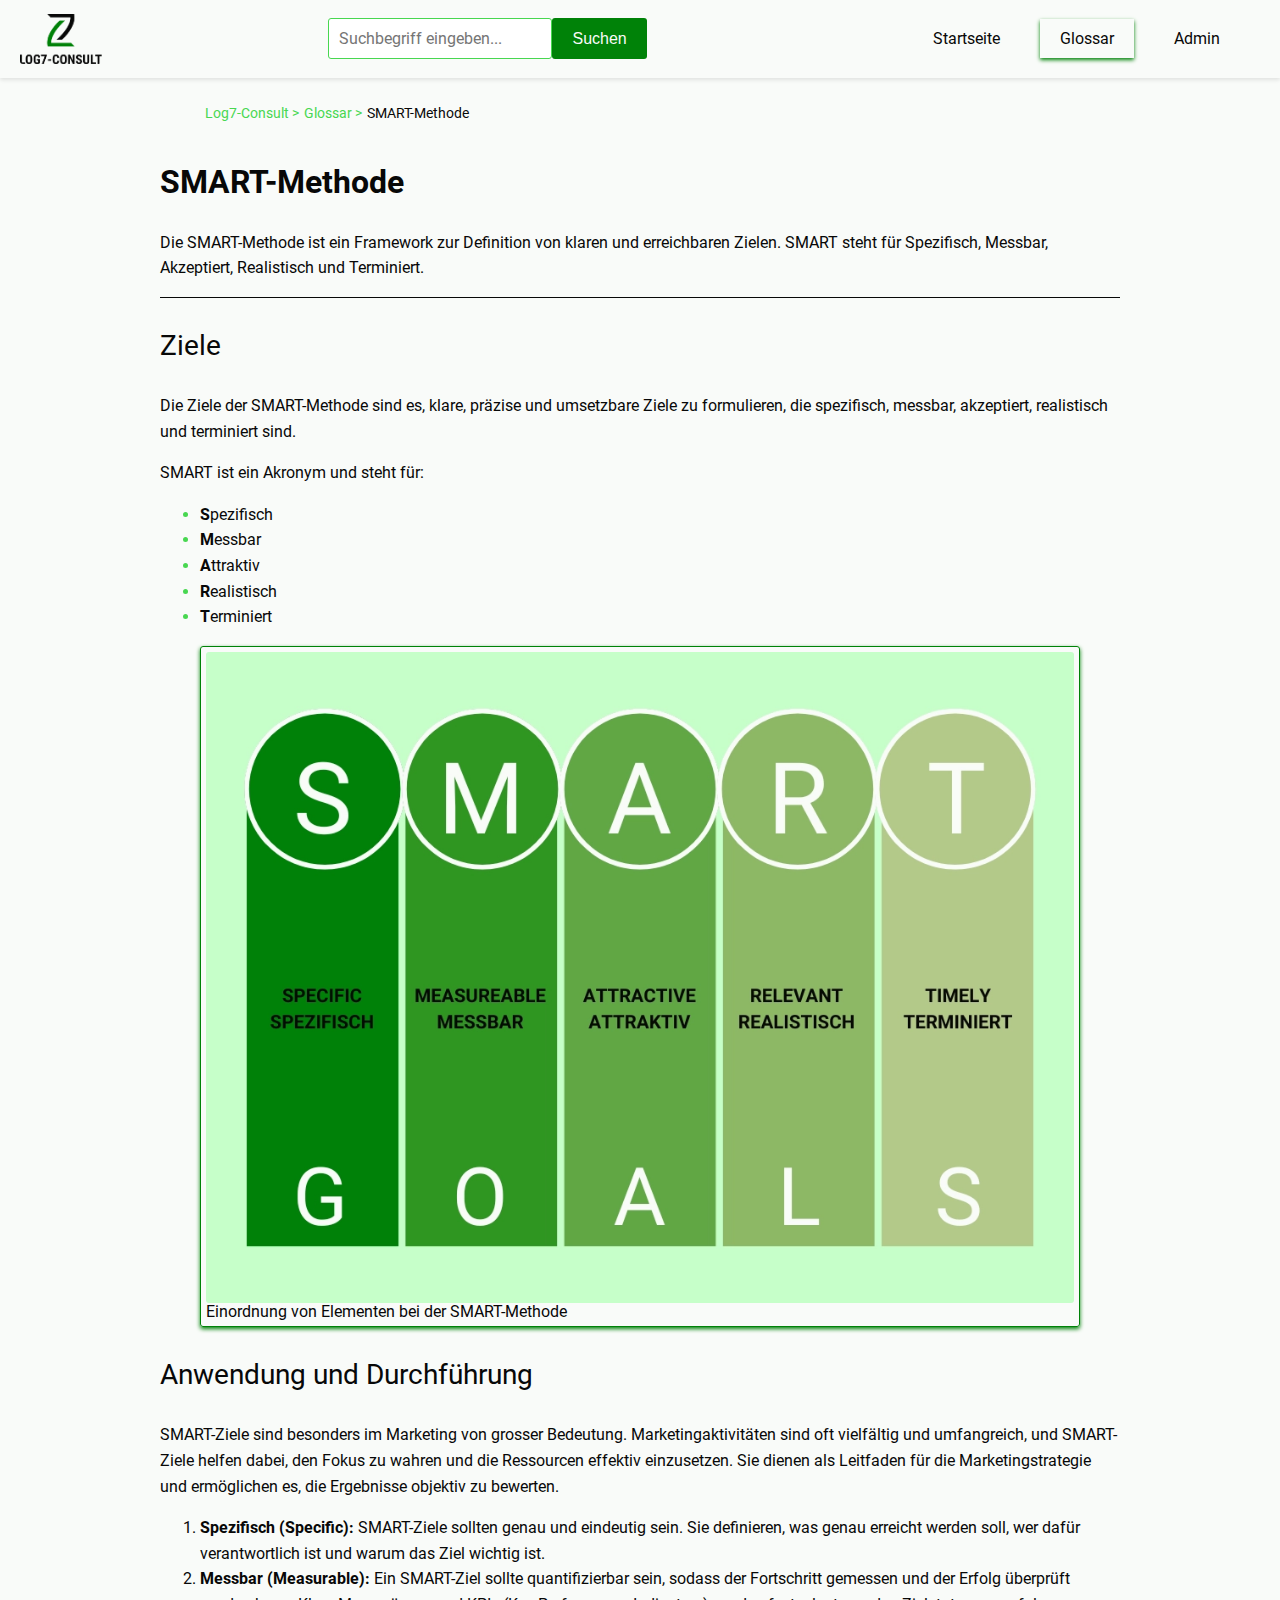
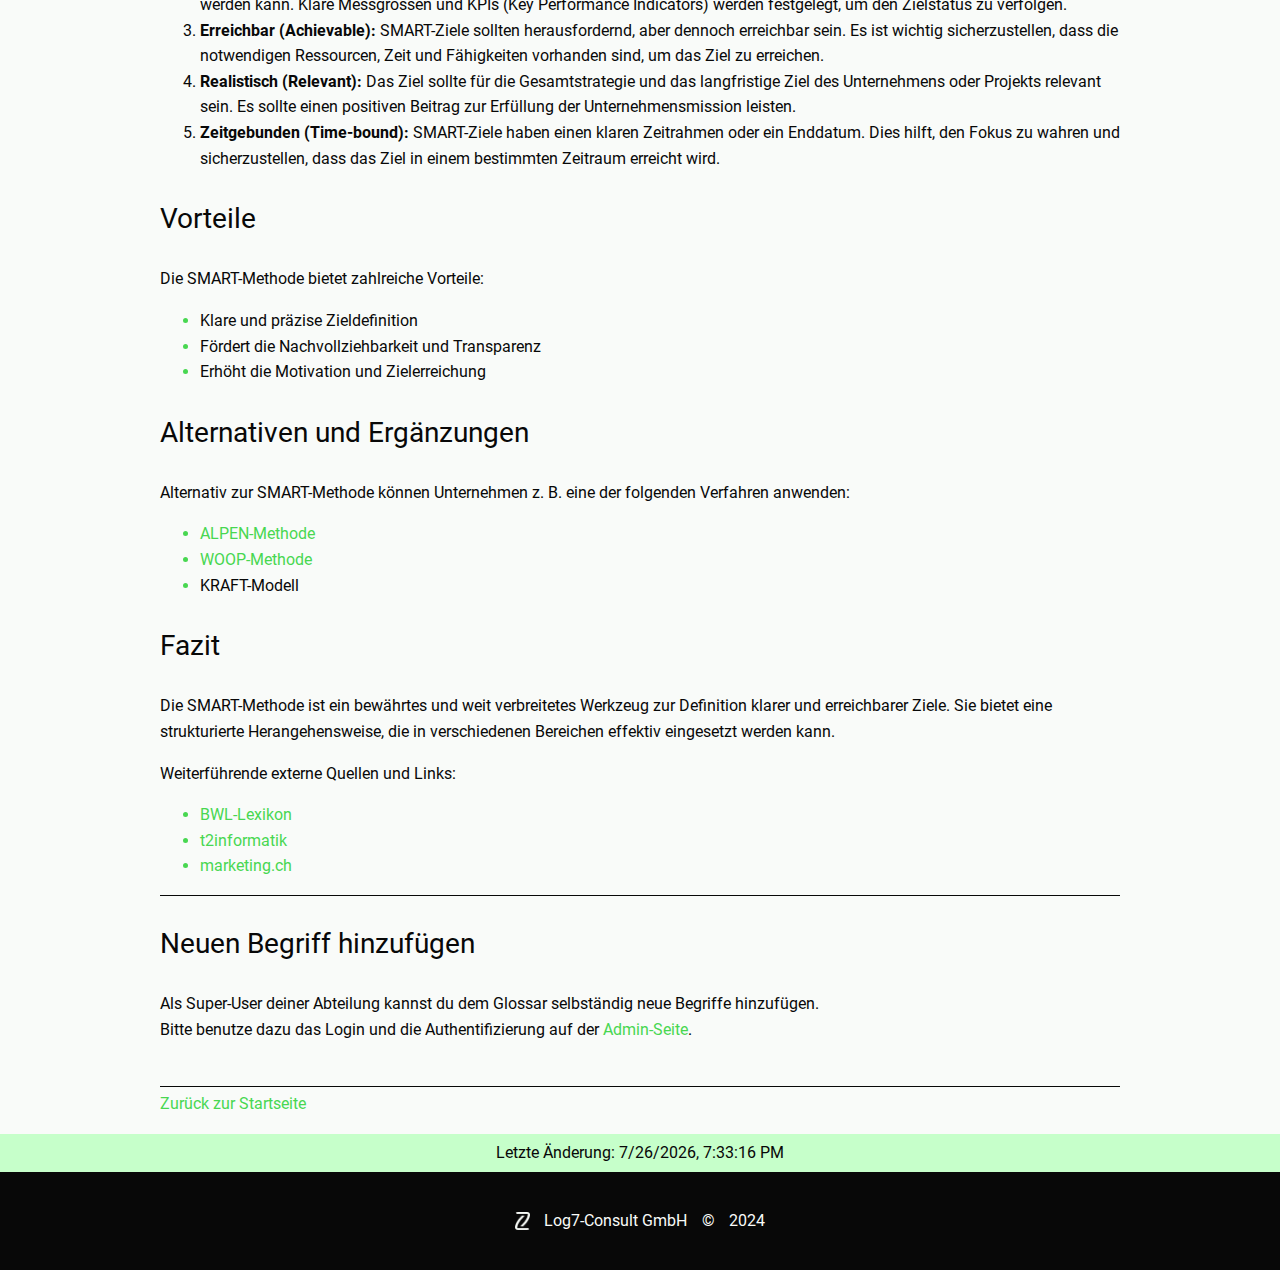
<file: smart.html>
<!DOCTYPE html>
<html lang="de">

<head>
    <meta charset="UTF-8">
    <title>Glossar der Log7-Consult GmbH</title>
    <link rel="stylesheet" href="css/styles.css">
    <link rel="stylesheet" href="https://cdnjs.cloudflare.com/ajax/libs/font-awesome/6.0.0-beta3/css/all.min.css">
</head>

<body>
    <header>
        <a href="index.html"><img src="img/logo.webp" alt="Log7-Consult GmbH Logo" class="logo"></a>
        <div class="search-container">
            <input type="text" id="search-input" placeholder="Suchbegriff eingeben...">
            <div id="suggestions"></div>
            <button id="search-button">Suchen</button>
        </div>
        <nav class="main-nav">
            <ul>
                <li><a href="index.html">Startseite</a></li>
                <li><a href="glossar.html" class="active">Glossar</a></li>
                <li><a href="admin.html">Admin</a></li>
            </ul>
        </nav>
    </header>
    <main class="pdlr-20">
        <nav aria-label="breadcrumbs">
            <ol class="breadcrumbs">
                <li class="breadcrumbs-item"><a href="index.html">Log7-Consult &gt;</a></li>
                <li class="breadcrumbs-item"><a href="glossar.html">Glossar &gt;</a></li>
                <li class="breadcrumbs-item active" aria-current="page">SMART-Methode</li>
            </ol>
        </nav>
        <h2>SMART-Methode</h2>
        <p>
        <p>Die SMART-Methode ist ein Framework zur Definition von klaren und erreichbaren Zielen. SMART steht für
            Spezifisch, Messbar, Akzeptiert, Realistisch und Terminiert.
        </p>
        <hr>
        <h3>Ziele</h3>
        <p>Die Ziele der SMART-Methode sind es, klare, präzise und umsetzbare Ziele zu formulieren, die spezifisch,
            messbar, akzeptiert, realistisch und terminiert sind.
        </p>
        <p>SMART ist ein Akronym und steht für:
        </p>
        <ul>
            <li><b>S</b>pezifisch</li>
            <li><b>M</b>essbar</li>
            <li><b>A</b>ttraktiv</li>
            <li><b>R</b>ealistisch</li>
            <li><b>T</b>erminiert</li>
        </ul>
        <figure>
            <img src="img/smart.webp" alt="Diagramm der SMART-Methode" class="responsive-img">
            <figcaption>Einordnung von Elementen bei der SMART-Methode</figcaption>
        </figure>
        <h3>Anwendung und Durchführung</h3>
        <p>SMART-Ziele sind besonders im Marketing von grosser Bedeutung. Marketingaktivitäten sind oft vielfältig und
            umfangreich, und SMART-Ziele helfen dabei, den Fokus zu wahren und die Ressourcen effektiv einzusetzen. Sie
            dienen als Leitfaden für die Marketingstrategie und ermöglichen es, die Ergebnisse objektiv zu bewerten.
        </p>
        <ol>
            <li><b>Spezifisch (Specific):</b> SMART-Ziele sollten genau und eindeutig sein. Sie definieren, was genau
                erreicht werden soll, wer dafür verantwortlich ist und warum das Ziel wichtig ist.
            </li>
            <li><b>Messbar (Measurable):</b> Ein SMART-Ziel sollte quantifizierbar sein, sodass der Fortschritt gemessen
                und der Erfolg überprüft werden kann. Klare Messgrössen und KPIs (Key Performance Indicators) werden
                festgelegt, um den Zielstatus zu verfolgen.
            </li>
            <li><b>Erreichbar (Achievable):</b> SMART-Ziele sollten herausfordernd, aber dennoch erreichbar sein. Es ist
                wichtig sicherzustellen, dass die notwendigen Ressourcen, Zeit und Fähigkeiten vorhanden sind, um das
                Ziel zu erreichen.
            </li>
            <li><b>Realistisch (Relevant):</b> Das Ziel sollte für die Gesamtstrategie und das langfristige Ziel des
                Unternehmens oder Projekts relevant sein. Es sollte einen positiven Beitrag zur Erfüllung der
                Unternehmensmission leisten.
            </li>
            <li><b>Zeitgebunden (Time-bound):</b> SMART-Ziele haben einen klaren Zeitrahmen oder ein Enddatum. Dies
                hilft, den Fokus zu wahren und sicherzustellen, dass das Ziel in einem bestimmten Zeitraum erreicht
                wird.
            </li>
        </ol>
        <h3>Vorteile</h3>
        <p>Die SMART-Methode bietet zahlreiche Vorteile:</p>
        <ul>
            <li>Klare und präzise Zieldefinition</li>
            <li>Fördert die Nachvollziehbarkeit und Transparenz</li>
            <li>Erhöht die Motivation und Zielerreichung</li>
        </ul>
        <h3>Alternativen und Ergänzungen</h3>
        <p>Alternativ zur SMART-Methode können Unternehmen z. B. eine der folgenden Verfahren anwenden:
        </p>
        <ul>
            <li><a href="alpen.html" target="_blank">ALPEN-Methode</a></li>
            <li><a href="woop.html" target="_blank">WOOP-Methode</a></li>
            <li>KRAFT-Modell</li>
        </ul>
        <h3>Fazit</h3>
        <p>
        <p>Die SMART-Methode ist ein bewährtes und weit verbreitetes Werkzeug zur Definition klarer und erreichbarer
            Ziele. Sie bietet eine strukturierte Herangehensweise, die in verschiedenen Bereichen effektiv eingesetzt
            werden kann.
        </p>
        <p>Weiterführende externe Quellen und Links:</p>
        <ul>
            <li><a href="https://www.bwl-lexikon.de/wiki/smart-methode/" target="_blank">BWL-Lexikon</a></li>
            <li><a href="https://t2informatik.de/wissen-kompakt/smart-formel/" target="_blank">t2informatik</a></li>
            <li><a href="https://marketing.ch/lexikon/smart-projektmanagement/" target="_blank">marketing.ch</a></li>
        </ul>
        </div>
        <hr>
        <div class="content pdb-20">
            <h3>Neuen Begriff hinzufügen</h3>
            <p>Als Super-User deiner Abteilung kannst du dem Glossar selbständig neue Begriffe hinzufügen. <br>
                Bitte benutze dazu das Login und die Authentifizierung auf der <a href="admin.html">Admin-Seite</a>.
            </p>
        </div>
        <hr>
        <a href="#" class="back-to-home" onclick="goToHome()">Zurück zur Startseite</a>
        <button id="scrollToTopBtn" title="Go to top"><i class="fas fa-arrow-up"></i></button>
    </main>
    <footer>
        <div class="footer-content">
            <a href="index.html"><img src="img/logo_o_w.webp" alt="Log7-Consult GmbH Logo" class="logo"></a>
            <p>Log7-Consult GmbH</p>
            <p>&copy;</p>
            <p>2024</p>
        </div>
    </footer>
    <script src="script.js"></script>
</body>

</html>
</file>
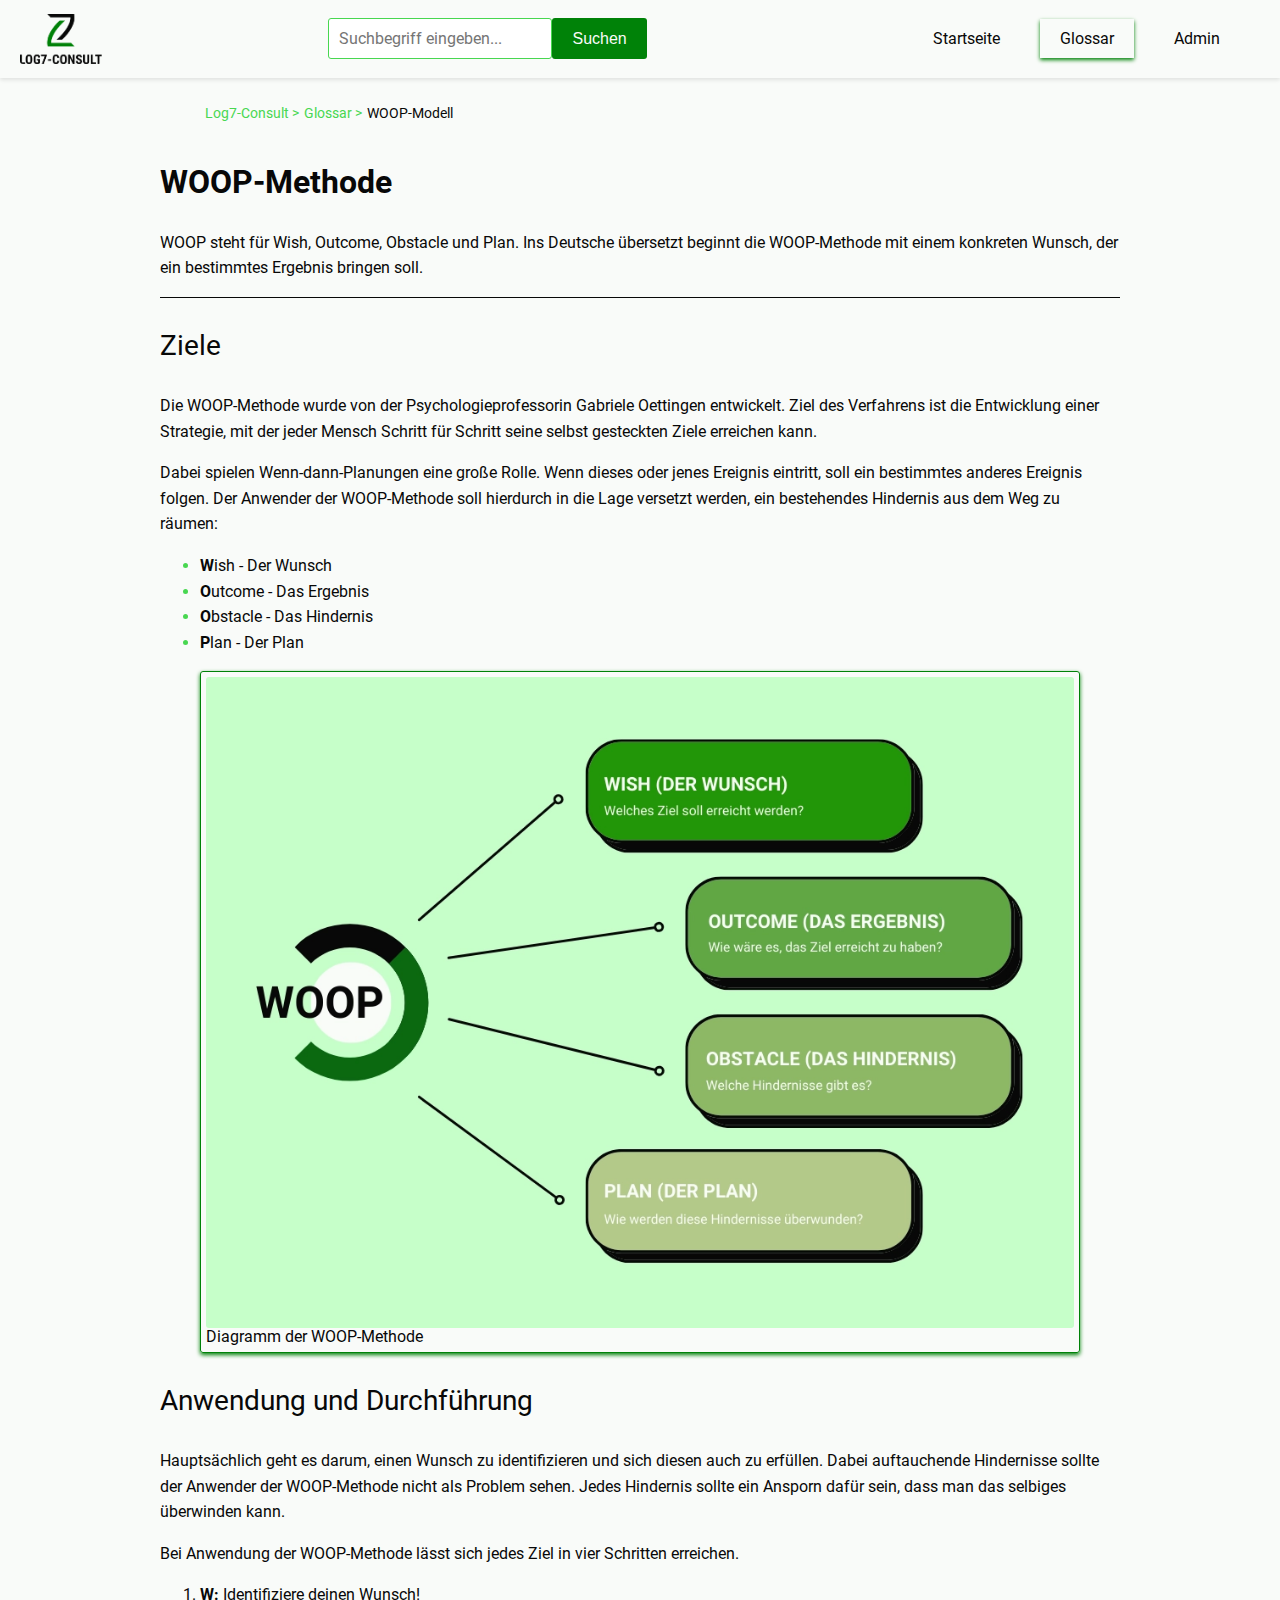
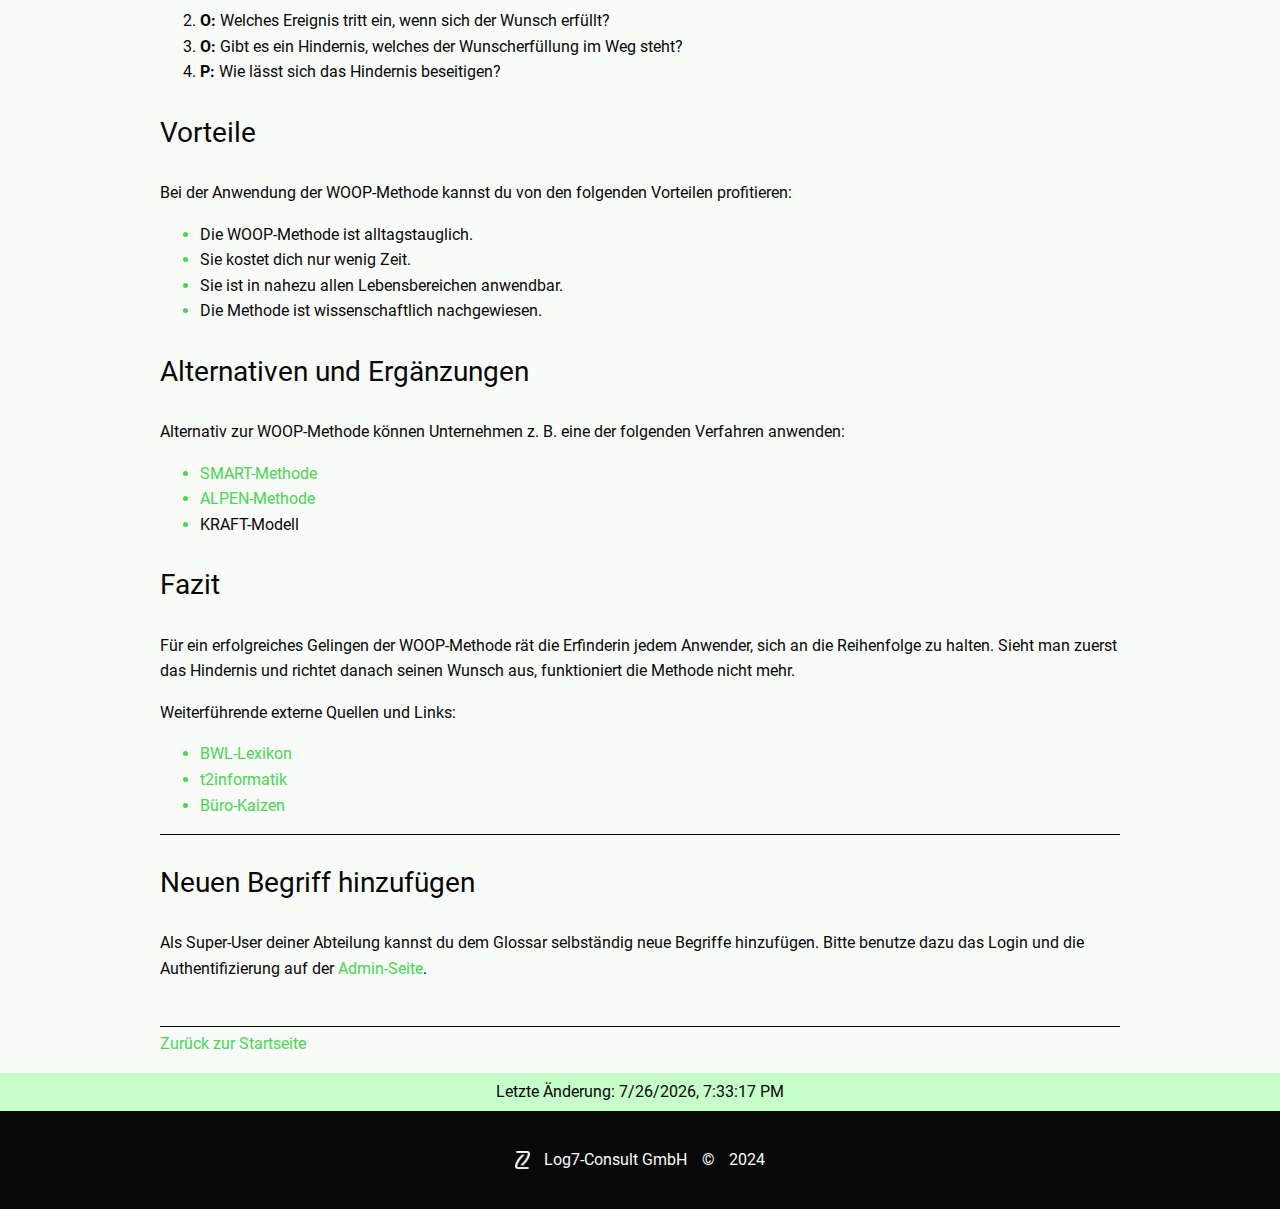
<file: woop.html>
<!DOCTYPE html>
<html lang="de">

<head>
    <meta charset="UTF-8">
    <title>Glossar der Log7-Consult GmbH</title>
    <link rel="stylesheet" href="css/styles.css">
    <link rel="stylesheet" href="https://cdnjs.cloudflare.com/ajax/libs/font-awesome/6.0.0-beta3/css/all.min.css">
</head>

<body>
    <header>
        <a href="index.html"><img src="img/logo.webp" alt="Log7-Consult GmbH Logo" class="logo"></a>
        <div class="search-container">
            <input type="text" id="search-input" placeholder="Suchbegriff eingeben...">
            <div id="suggestions"></div>
            <button id="search-button">Suchen</button>
        </div>
        <nav class="main-nav">
            <ul>
                <li><a href="index.html"">Startseite</a></li>
                <li><a href=" glossar.html" class="active">Glossar</a></li>
                <li><a href="admin.html">Admin</a></li>
            </ul>
        </nav>
    </header>
    <main class="pdlr-20">
        <nav aria-label="breadcrumbs">
            <ol class="breadcrumbs">
                <li class="breadcrumbs-item"><a href="index.html">Log7-Consult &gt;</a></li>
                <li class="breadcrumbs-item"><a href="glossar.html">Glossar &gt;</a></li>
                <li class="breadcrumbs-item active" aria-current="page">WOOP-Modell</li>
            </ol>
        </nav>
        <h2>WOOP-Methode</h2>
        <p>WOOP steht für Wish, Outcome, Obstacle und Plan. Ins Deutsche übersetzt beginnt die WOOP-Methode mit einem
            konkreten Wunsch, der ein bestimmtes Ergebnis bringen soll.
        </p>
        <hr>
        <h3>Ziele</h3>
        <p>Die WOOP-Methode wurde von der Psychologieprofessorin Gabriele Oettingen entwickelt. Ziel des Verfahrens ist
            die Entwicklung einer Strategie, mit der jeder Mensch Schritt für Schritt seine selbst gesteckten Ziele
            erreichen kann.
        </p>
        <p>Dabei spielen Wenn-dann-Planungen eine große Rolle. Wenn dieses oder jenes Ereignis eintritt, soll ein
            bestimmtes anderes Ereignis folgen. Der Anwender der WOOP-Methode soll hierdurch in die Lage versetzt
            werden, ein bestehendes Hindernis aus dem Weg zu räumen:
        </p>
        <ul>
            <li><b>W</b>ish - Der Wunsch</li>
            <li><b>O</b>utcome - Das Ergebnis</li>
            <li><b>O</b>bstacle - Das Hindernis</li>
            <li><b>P</b>lan - Der Plan</li>
        </ul>
        <figure>
            <img src="img/woop.webp" alt="Diagramm der WOOP-Methode" class="responsive-img">
            <figcaption>Diagramm der WOOP-Methode</figcaption>
        </figure>

        <h3>Anwendung und Durchführung</h3>
        <p>Hauptsächlich geht es darum, einen Wunsch zu identifizieren und sich diesen auch zu erfüllen. Dabei
            auftauchende Hindernisse sollte der Anwender der WOOP-Methode nicht als Problem sehen. Jedes Hindernis
            sollte ein Ansporn dafür sein, dass man das selbiges überwinden kann.
        <p>Bei Anwendung der WOOP-Methode lässt sich jedes Ziel in vier Schritten erreichen.
        </p>
        </p>
        <ol>
            <li><b>W:</b> Identifiziere deinen Wunsch!
            </li>
            <li><b>O:</b> Welches Ereignis tritt ein, wenn sich der Wunsch erfüllt?
            </li>
            <li><b>O:</b> Gibt es ein Hindernis, welches der Wunscherfüllung im Weg steht?
            </li>
            <li><b>P:</b> Wie lässt sich das Hindernis beseitigen?
            </li>
        </ol>
        <h3>Vorteile</h3>
        <p>Bei der Anwendung der WOOP-Methode kannst du von den folgenden Vorteilen profitieren:
        </p>
        <ul>
            <li>Die WOOP-Methode ist alltagstauglich.</li>
            <li>Sie kostet dich nur wenig Zeit.</li>
            <li>Sie ist in nahezu allen Lebensbereichen anwendbar. </li>
            <li>Die Methode ist wissenschaftlich nachgewiesen.</li>
        </ul>
        <h3>Alternativen und Ergänzungen</h3>
        <p>Alternativ zur WOOP-Methode können Unternehmen z. B. eine der folgenden Verfahren anwenden:
        </p>
        <ul>
            <li><a href="smart.html" target="_blank">SMART-Methode</a></li>
            <li><a href="alpen.html" target="_blank">ALPEN-Methode</a></li>
            <li>KRAFT-Modell</li>
        </ul>
        <h3>Fazit</h3>
        <p>Für ein erfolgreiches Gelingen der WOOP-Methode rät die Erfinderin jedem Anwender, sich an die Reihenfolge zu
            halten. Sieht man zuerst das Hindernis und richtet danach seinen Wunsch aus, funktioniert die Methode nicht
            mehr.
        </p>
        <p>Weiterführende externe Quellen und Links:</p>
        <ul>
            <li><a href="https://www.bwl-lexikon.de/wiki/woop-methode/" target="_blank">BWL-Lexikon</a></li>
            <li><a href="https://t2informatik.de/wissen-kompakt/woop-methode/" target="_blank">t2informatik</a></li>
            <li><a href="https://www.buero-kaizen.de/woop-methode-beispiele-app-tk/" target="_blank">Büro-Kaizen</a>
            </li>
        </ul>
        </div>
        <hr>
        <div class="content pdb-20">
            <h3>Neuen Begriff hinzufügen</h3>
            <p>Als Super-User deiner Abteilung kannst du dem Glossar selbständig neue Begriffe hinzufügen. Bitte benutze
                dazu das Login und die Authentifizierung auf der <a href="admin.html">Admin-Seite</a>.
            </p>
        </div>
        <hr>
        <a href="#" class="back-to-home" onclick="goToHome()">Zurück zur Startseite</a>
        <button id="scrollToTopBtn" title="Go to top"><i class="fas fa-arrow-up"></i></button>
    </main>
    <footer>
        <div class="footer-content">
            <a href="index.html"><img src="img/logo_o_w.webp" alt="Log7-Consult GmbH Logo" class="logo"></a>
            <p>Log7-Consult GmbH</p>
            <p>&copy;</p>
            <p>2024</p>
        </div>
    </footer>
    <script src="script.js"></script>
</body>

</html>
</file>
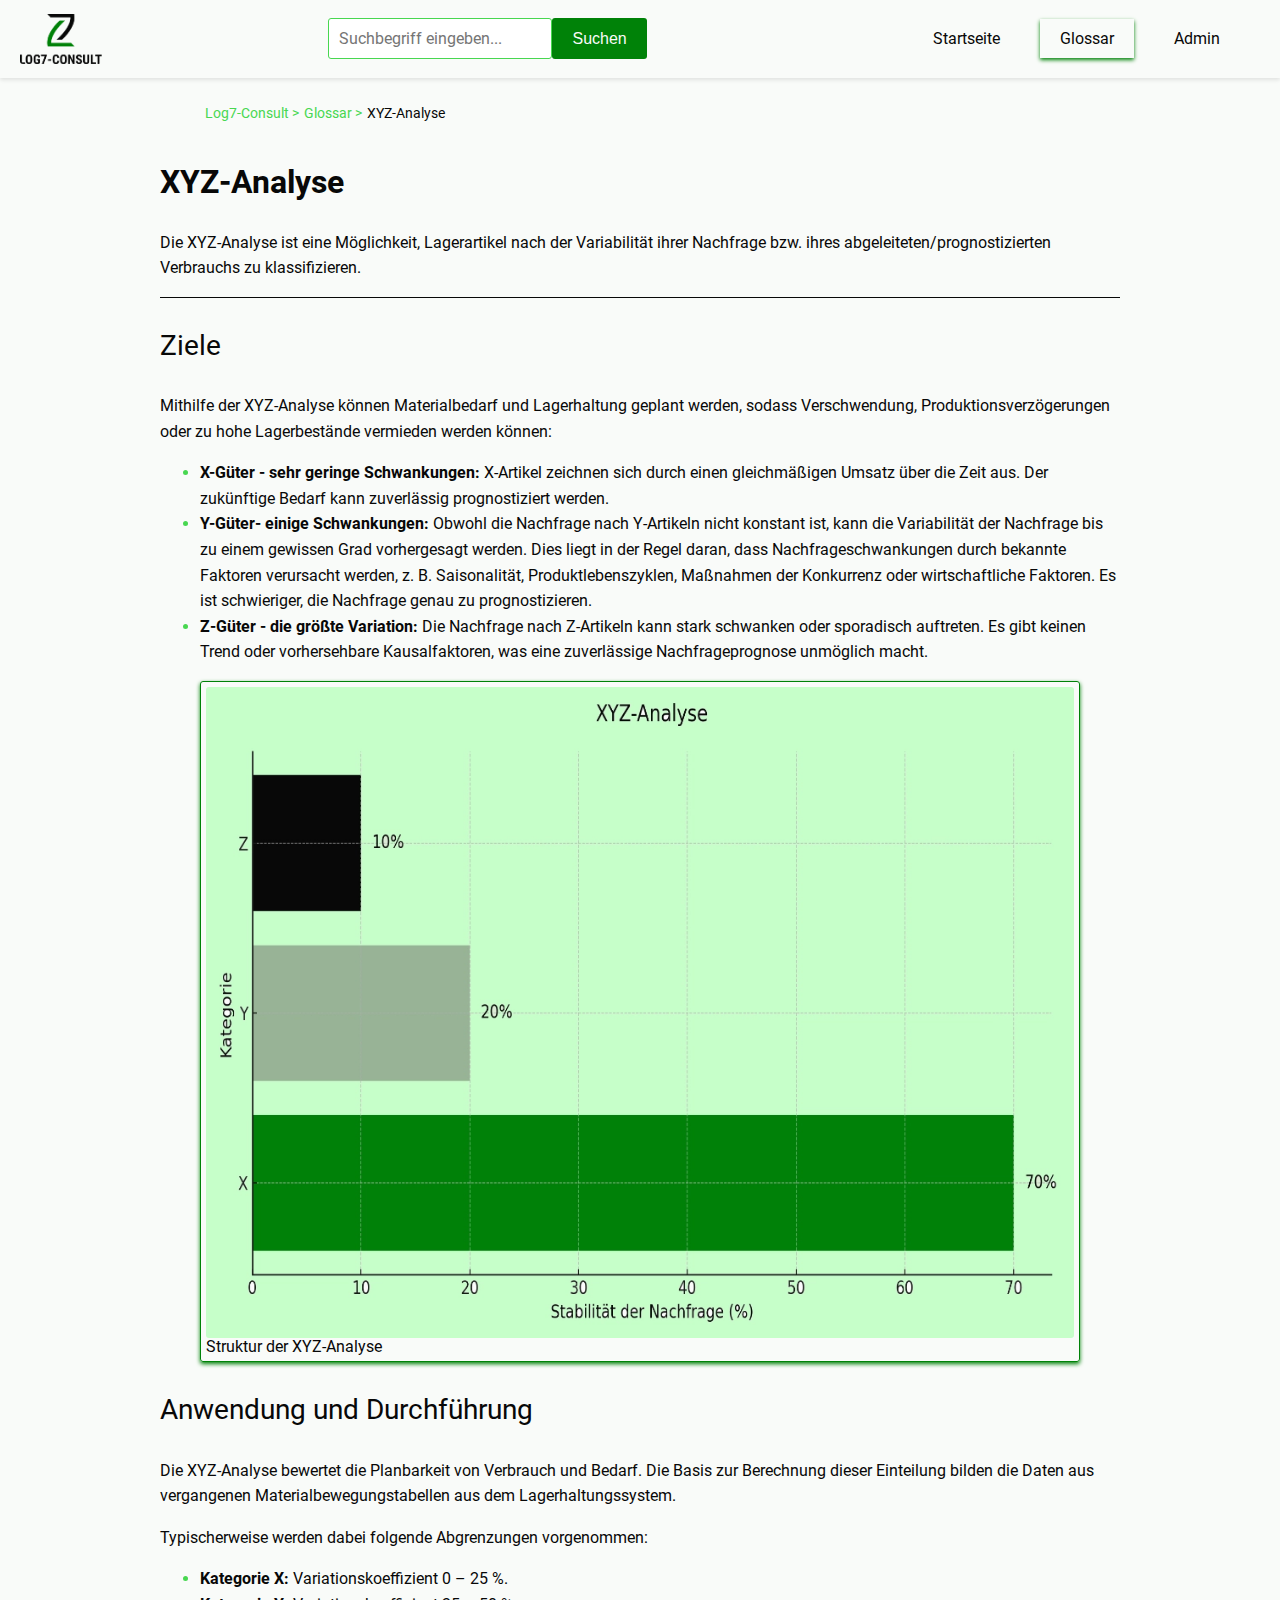
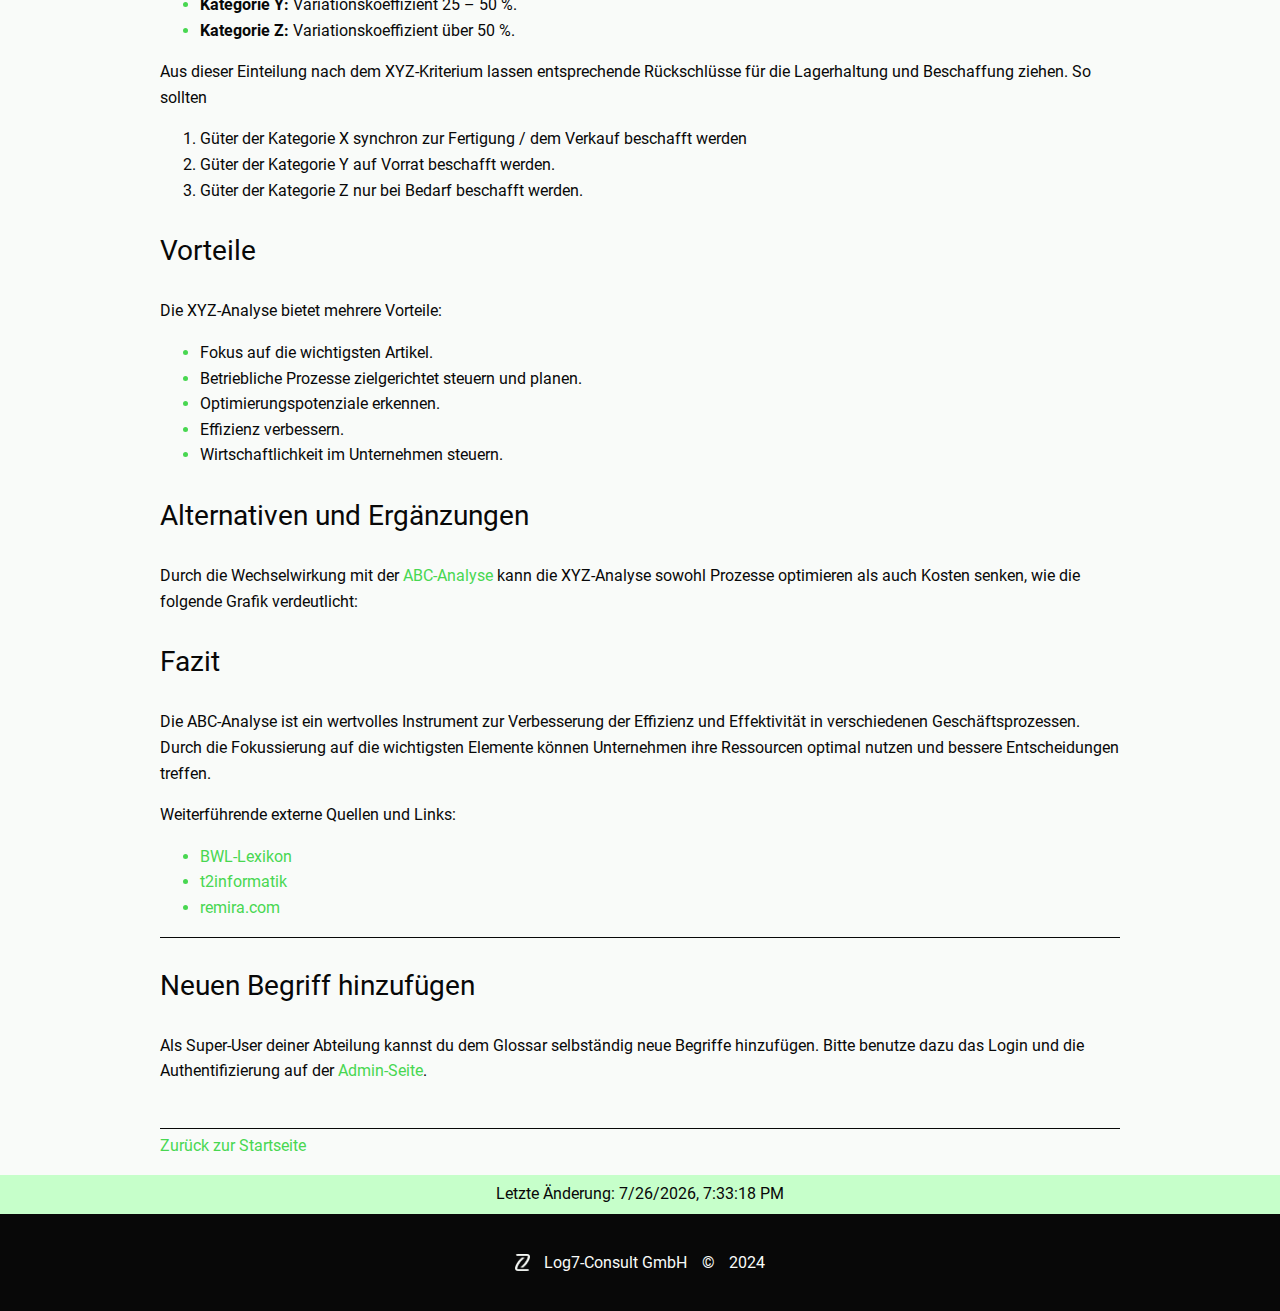
<file: xyz.html>
<!DOCTYPE html>
<html lang="de">

<head>
    <meta charset="UTF-8">
    <title>Glossar der Log7-Consult GmbH</title>
    <link rel="stylesheet" href="css/styles.css">
    <link rel="stylesheet" href="https://cdnjs.cloudflare.com/ajax/libs/font-awesome/6.0.0-beta3/css/all.min.css">
</head>

<body>
    <header>
        <a href="index.html"><img src="img/logo.webp" alt="Log7-Consult GmbH Logo" class="logo"></a>
        <div class="search-container">
            <input type="text" id="search-input" placeholder="Suchbegriff eingeben...">
            <div id="suggestions"></div>
            <button id="search-button">Suchen</button>
        </div>
        <nav class="main-nav">
            <ul>
                <li><a href="index.html"">Startseite</a></li>
                <li><a href=" glossar.html" class="active">Glossar</a></li>
                <li><a href="admin.html">Admin</a></li>
            </ul>
        </nav>
    </header>
    <main class="pdlr-20">
        <nav aria-label="breadcrumbs">
            <ol class="breadcrumbs">
                <li class="breadcrumbs-item"><a href="index.html">Log7-Consult &gt;</a></li>
                <li class="breadcrumbs-item"><a href="glossar.html">Glossar &gt;</a></li>
                <li class="breadcrumbs-item active" aria-current="page">XYZ-Analyse</li>
            </ol>
        </nav>
        <h2>XYZ-Analyse</h2>
        <p>Die XYZ-Analyse ist eine Möglichkeit, Lagerartikel nach der Variabilität ihrer Nachfrage bzw. ihres
            abgeleiteten/prognostizierten Verbrauchs zu klassifizieren.
        </p>
        <hr>
        <h3>Ziele</h3>
        <p>Mithilfe der XYZ-Analyse können Materialbedarf und Lagerhaltung geplant werden, sodass Verschwendung,
            Produktionsverzögerungen oder zu hohe Lagerbestände vermieden werden können:
        </p>
        <ul>
            <li><b>X-Güter - sehr geringe Schwankungen:</b> X-Artikel zeichnen sich durch einen gleichmäßigen Umsatz
                über die Zeit aus. Der zukünftige Bedarf kann zuverlässig prognostiziert werden.
            </li>
            <li><b>Y-Güter- einige Schwankungen:</b> Obwohl die Nachfrage nach Y-Artikeln nicht konstant ist, kann die
                Variabilität der Nachfrage bis zu einem gewissen Grad vorhergesagt werden. Dies liegt in der Regel
                daran, dass Nachfrageschwankungen durch bekannte Faktoren verursacht werden, z. B. Saisonalität,
                Produktlebenszyklen, Maßnahmen der Konkurrenz oder wirtschaftliche Faktoren. Es ist schwieriger, die
                Nachfrage genau zu prognostizieren.
            </li>
            <li><b>Z-Güter - die größte Variation:</b> Die Nachfrage nach Z-Artikeln kann stark schwanken oder
                sporadisch auftreten. Es gibt keinen Trend oder vorhersehbare Kausalfaktoren, was eine zuverlässige
                Nachfrageprognose unmöglich macht.
            </li>
        </ul>
        <figure>
            <img src="img/xyz.webp" alt="Struktur der XYZ-Analyse">
            <figcaption>Struktur der XYZ-Analyse</figcaption>
        </figure>
        <h3>Anwendung und Durchführung</h3>
        <p>Die XYZ-Analyse bewertet die Planbarkeit von Verbrauch und Bedarf.
            Die Basis zur Berechnung dieser Einteilung bilden die Daten aus vergangenen Materialbewegungstabellen aus
            dem Lagerhaltungssystem.
        </p>
        <p>Typischerweise werden dabei folgende Abgrenzungen vorgenommen:</p>
        <ul>
            <li><b>Kategorie X:</b> Variationskoeffizient 0 – 25 %.</li>
            <li><b>Kategorie Y:</b> Variationskoeffizient 25 – 50 %.</li>
            <li><b>Kategorie Z:</b> Variationskoeffizient über 50 %.</li>
        </ul>
        <p>Aus dieser Einteilung nach dem XYZ-Kriterium lassen entsprechende Rückschlüsse für die Lagerhaltung und
            Beschaffung ziehen. So sollten
        </p>
        <ol>
            <li>Güter der Kategorie X synchron zur Fertigung / dem Verkauf beschafft werden
            </li>
            <li>Güter der Kategorie Y auf Vorrat beschafft werden.</li>
            <li>Güter der Kategorie Z nur bei Bedarf beschafft werden.</li>
        </ol>
        <h3>Vorteile</h3>
        <p>Die XYZ-Analyse bietet mehrere Vorteile:</p>
        <ul>
            <li>Fokus auf die wichtigsten Artikel.</li>
            <li>Betriebliche Prozesse zielgerichtet steuern und planen.</li>
            <li>Optimierungspotenziale erkennen.</li>
            <li>Effizienz verbessern.</li>
            <li>Wirtschaftlichkeit im Unternehmen steuern.</li>
        </ul>
        <h3>Alternativen und Ergänzungen</h3>
        <p>Durch die Wechselwirkung mit der <a href="abc.html" target="_blank">ABC-Analyse</a> kann die XYZ-Analyse
            sowohl Prozesse
            optimieren als auch Kosten senken, wie die folgende Grafik verdeutlicht:
        </p>
        <h3>Fazit</h3>
        <p>Die ABC-Analyse ist ein wertvolles Instrument zur Verbesserung der Effizienz und Effektivität in
            verschiedenen Geschäftsprozessen. Durch die Fokussierung auf die wichtigsten Elemente können Unternehmen
            ihre Ressourcen optimal nutzen und bessere Entscheidungen treffen.</p>
        <p>Weiterführende externe Quellen und Links:</p>
        <ul>
            <li><a href="https://www.bwl-lexikon.de/wiki/xyz-analyse/" target="_blank">BWL-Lexikon</a></li>
            <li><a href="https://t2informatik.de/wissen-kompakt/xyz-analyse/" target="_blank">t2informatik</a></li>
            <li><a href="https://https://https://www.remira.com/de/glossar/abc-xyz-analyse"
                    target="_blank">remira.com</a>
            </li>
        </ul>
        </div>
        <hr>
        <div class="content pdb-20">
            <h3>Neuen Begriff hinzufügen</h3>
            <p>Als Super-User deiner Abteilung kannst du dem Glossar selbständig neue Begriffe hinzufügen.
                Bitte benutze dazu das Login und die Authentifizierung auf der <a href="admin.html">Admin-Seite</a>.
            </p>
        </div>
        <hr>
        <a href="#" class="back-to-home" onclick="goToHome()">Zurück zur Startseite</a>
        <button id="scrollToTopBtn" title="Go to top"><i class="fas fa-arrow-up"></i></button>
    </main>
    <footer>
        <div class="footer-content">
            <a href="index.html"><img src="img/logo_o_w.webp" alt="Log7-Consult GmbH Logo" class="logo"></a>
            <p>Log7-Consult GmbH</p>
            <p>&copy;</p>
            <p>2024</p>
        </div>
    </footer>
    <script src="script.js"></script>
</body>

</html>
</file>
<file: css/styles.css>
:root {
    --d-green: #008208;
    --d-gray-green: #48d751;
    --l-gray-green: #c6ffca;
    --white: #F9FBF9;
    --black: #080808;
}

html, body {
    position: relative;
    margin: 0;
    padding: 0;
    display: flex;
    flex-direction: column;
    line-height: 1.15;
    -webkit-text-size-adjust: 100%;
    scroll-behavior: smooth;
    background: var(--white);
    color: var(--black);
    font-family: 'Roboto', sans-serif;
    font-weight: 400;
    font-style: normal;
}

p {
    font-size: 1em;
    line-height: 1.6;
}

h1 {
    font-weight: 700;
    font-size: 2.5em;
    line-height: 1.2;
}

h2 {
    font-weight: 700;
    font-size: 2em;
    line-height: 1.3;
}

h3 {
    font-weight: 500;
    font-size: 1.75em;
    line-height: 1.4;
}

a {
    color: var(--d-gray-green);
    text-decoration: none;
}

a:hover {
    color: var(--d-green);
}

header {
    display: flex;
    justify-content: space-between;
    align-items: center;
    padding: 10px 20px;
    box-shadow: 0 2px 4px rgba(0, 0, 0, 0.1);
}

header .logo {
    max-height: 50px;
    display: block;
}

.search-container {
    position: relative; 
    display: flex;
}

#suggestions {
    position: absolute; 
    top: 100%; 
    left: 0; 
    right: 0; 
    background-color: var(--white);
    border: 1px solid var(--d-gray-green);
    max-width: 300px; 
    box-shadow: 0 2px 4px rgba(0, 0, 0, 0.1);
    z-index: 10;
    display: none; 
}

#suggestions div {
    padding: 10px;
    cursor: pointer;
}

#suggestions div:hover {
    background-color: var(--l-gray-green);
}

#searchResults {
    margin-top: 10px;
}

ul,
ol {
    font-weight: 400;
    font-size: 1em;
    line-height: 1.6;
}

ul li::marker {
    color: var(--d-gray-green);
}


.main-nav ul {
    display: flex;
    list-style: none;
}

.main-nav ul li {
    margin-right: 20px;
}

.main-nav ul li a {
    color: var(--black);
}

nav ul li a {
    padding: 10px 20px;
}

nav ul li a:hover {
    color: var(--d-green);
}

nav ul li a.active {
    box-shadow: 0 2px 4px 0 var(--d-green);
}

.breadcrumbs {
    font-size: 0.9em;
}

.breadcrumbs {
    display: flex;
    list-style: none;
}

.breadcrumbs-item {
    margin: 10px 0 10px 5px;
}

main {
    flex: 1;
    display: block;
    margin: 0 auto;
    max-width: 960px;
}

.last-modified {
    text-align: center;
    margin-top: 20px;
    padding: 10px;
    background-color: var(--l-gray-green);
}

footer {
    background-color: var(--black);
    padding: 20px;
}

.footer-content {
    display: flex;
    justify-content: space-between;
    align-items: center;
    max-width: 250px;
    margin: 0 auto;
}

.footer-content img {
    max-width: 15px;
}

.footer-content p {
    color: var(--white);
}

button {
    font-size: 1em;
    padding: 10px 20px;
    border: none;
    border-radius: 3px;
    cursor: pointer;
    color: var(--white);
    background: var(--d-green);
}

#scrollToTopBtn {
    display: none;
    position: fixed;
    bottom: 30px;
    right: 50px;
    z-index: 99;
    border: none;
    border-radius: 3px;
    outline: none;
    background: var(--d-green);
    color: var(--white);
    cursor: pointer;
    padding: 10px 20px;
    transition: opacity 0.3s;
}

button:hover,
#scrollToTopBtn:hover {
    background: var(--l-gray-green);
    color: var(--black);
}

.grid-container {
    display: grid;
    grid-template-columns: repeat(3, 1fr);
    gap: 20px;
    padding-bottom: 40px;
}

.grid-item {
    text-align: center;
    border: 1px solid var(--d-green);
    border-radius: 3px;
    box-shadow: 0 2px 4px 0 var(--d-green);
    padding: 0 20px;
}

img {
    max-width: 100%;
    margin: 0 auto;
    height: auto;
    display: block;
    border-radius: 3px;
}

figure {
    border: 1px solid var(--d-green);
    border-radius: 3px;
    box-shadow: 0 2px 4px 0 var(--d-green);
    padding: 5px;
}

input,
textarea {
    font-family: 'Roboto', sans-serif;
    font-weight: 400;
    font-size: 1em;
    padding: 10px;
    border: 1px solid var(--d-gray-green);
    border-radius: 3px;
    box-sizing: border-box;
    overflow: visible;
}

form {
    margin: 20px auto;
    width: 100%;
    display: flex;
    flex-direction: column;
}

form label,
form input,
form textarea,
form button {
    margin: 5px 0;
}

form input.begriffbtn{
    background: var(--d-green);
    color: var(--white);
    border: none;
}

form input.begriffbtn:hover {
    background: var(--l-gray-green);
    color: var(--black);
}

.login-container {
    border: 1px solid var(--d-gray-green);
    border-radius: 3px;
    margin: 20px auto 60px;
    padding: 20px;
    max-width: 400px;
    box-shadow: 0 2px 4px 0 var(--d-green);
}

.login-container h3 {
    text-align: center;
    font-weight: 700;
}

.login-container input[type="text"],
.login-container input[type="password"] {
    margin: 10px 0;
    border-radius: 3px;
}

.login-container input[type="submit"] {
    background-color: var(--d-green);
    color: var(--white);
    border: none;
    cursor: pointer;
}

.login-container input[type="submit"]:hover {
    background-color: var(--l-gray-green);
    color: var(--black);
}

.login-container a {
    margin-top: 20px;
    text-align: center;
}

.alphabet-accordion {
    margin: 20px 0;
}

.accordion-item {
    margin-bottom: 10px;
    box-shadow: 0 2px 4px 0 var(--d-green);
}

.accordion-header {
    margin: 0;
    padding: 10px;
    cursor: pointer;
    border: 1px solid var(--d-green);
}

.accordion-content {
    display: none;
    padding: 0 10px;
    border: 1px solid var(--d-green);
    border-top: none;
}

.accordion-content ul {
    list-style-type: none;
    margin: 0;
    padding: 0;
}

.accordion-list li {
    padding: 10px 20px;
}

@font-face {
    font-family: 'Roboto';
    src: url('fonts/Roboto-Regular.woff2') format('woff2'),
        url('fonts/Roboto-Regular.woff') format('woff'),
        url('fonts/Roboto-Regular.ttf') format('truetype');
    font-weight: 400;
    font-style: normal;
}

@font-face {
    font-family: 'Roboto';
    src: url('fonts/Roboto-Bold.woff2') format('woff2'),
        url('fonts/Roboto-Bold.woff') format('woff'),
        url('fonts/Roboto-Bold.ttf') format('truetype');
    font-weight: 700;
    font-style: normal;
}

.pdlr-20 {
    padding: 0 20px;
}

.pdb-20 {
    padding-bottom: 20px;
}

.mgb-20 {
    margin-bottom: 20px;
}

hr {
    border: none;
    height: 1px;
    box-sizing: content-box;
    background: var(--black);
    margin-left: auto;
    margin-right: auto;
}

@media screen and (max-width: 960px) {
    header .logo {
        display: none;
    }
}
</file>
